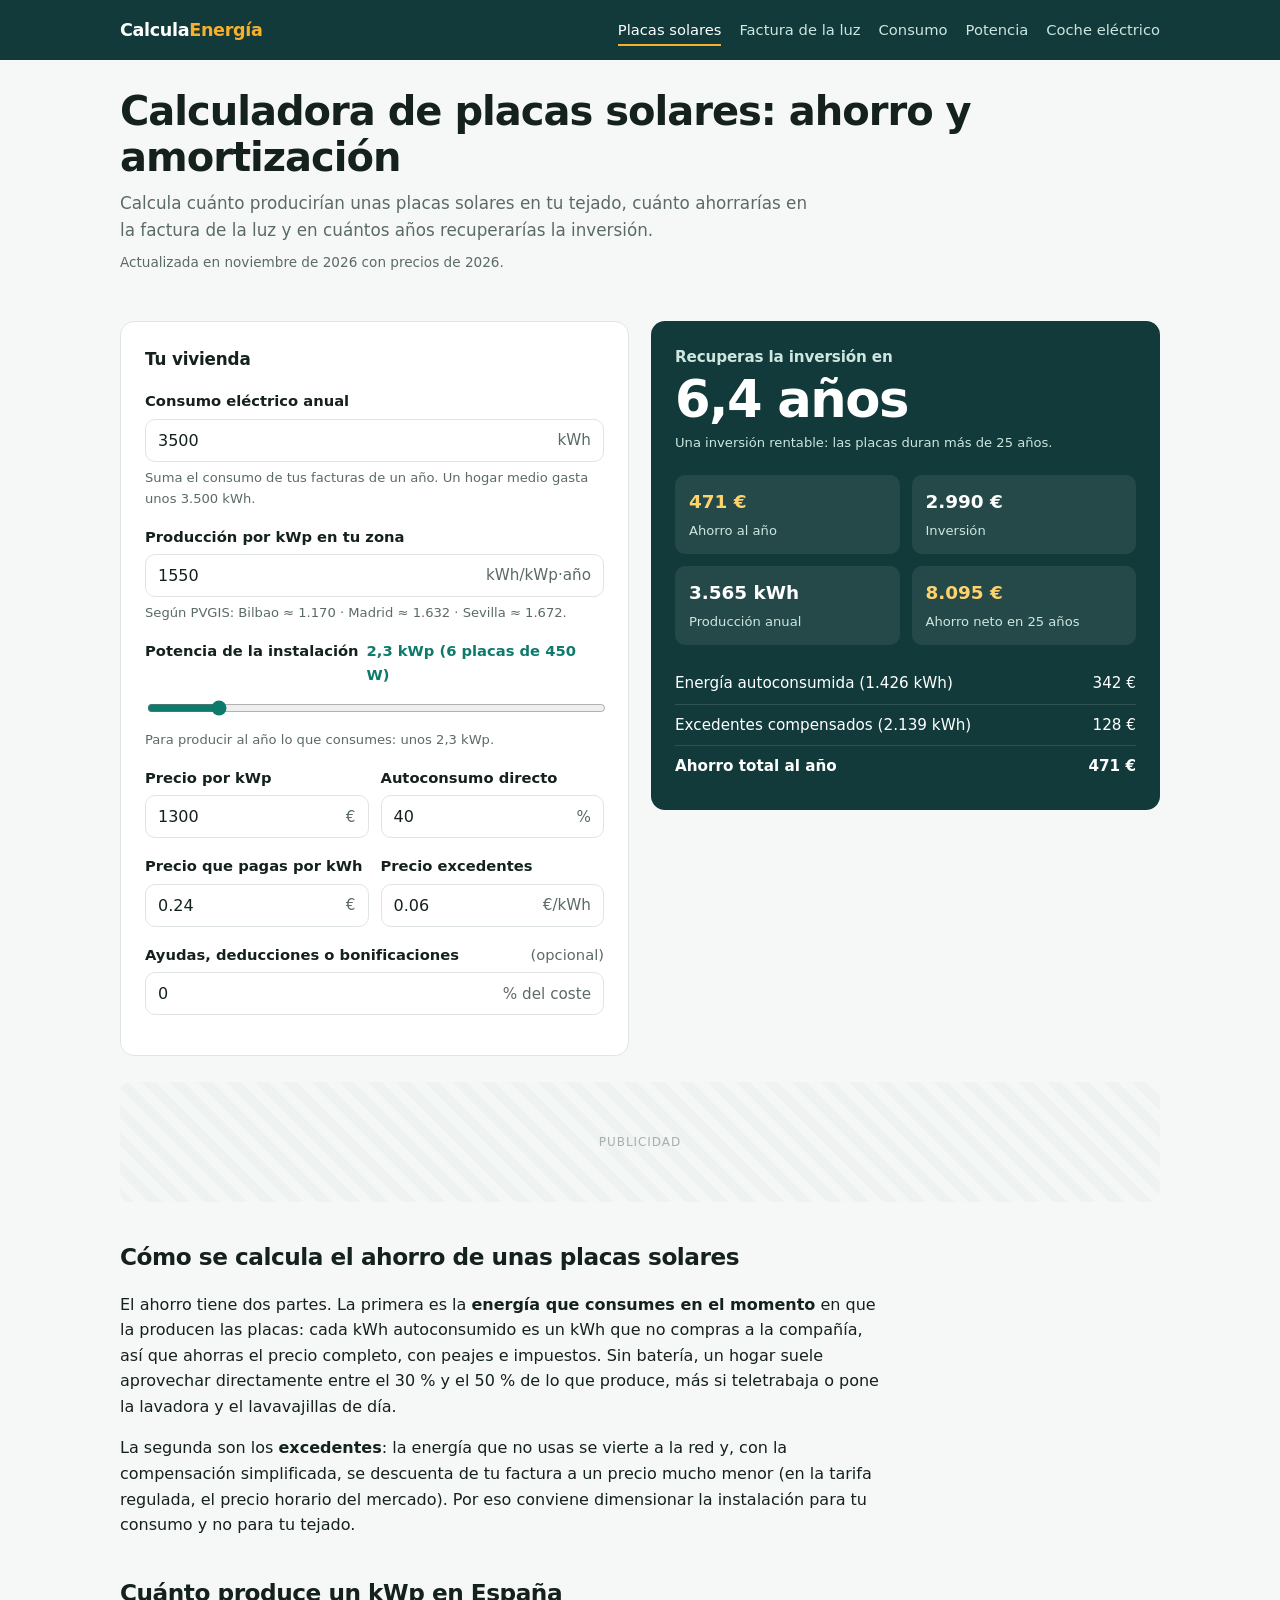
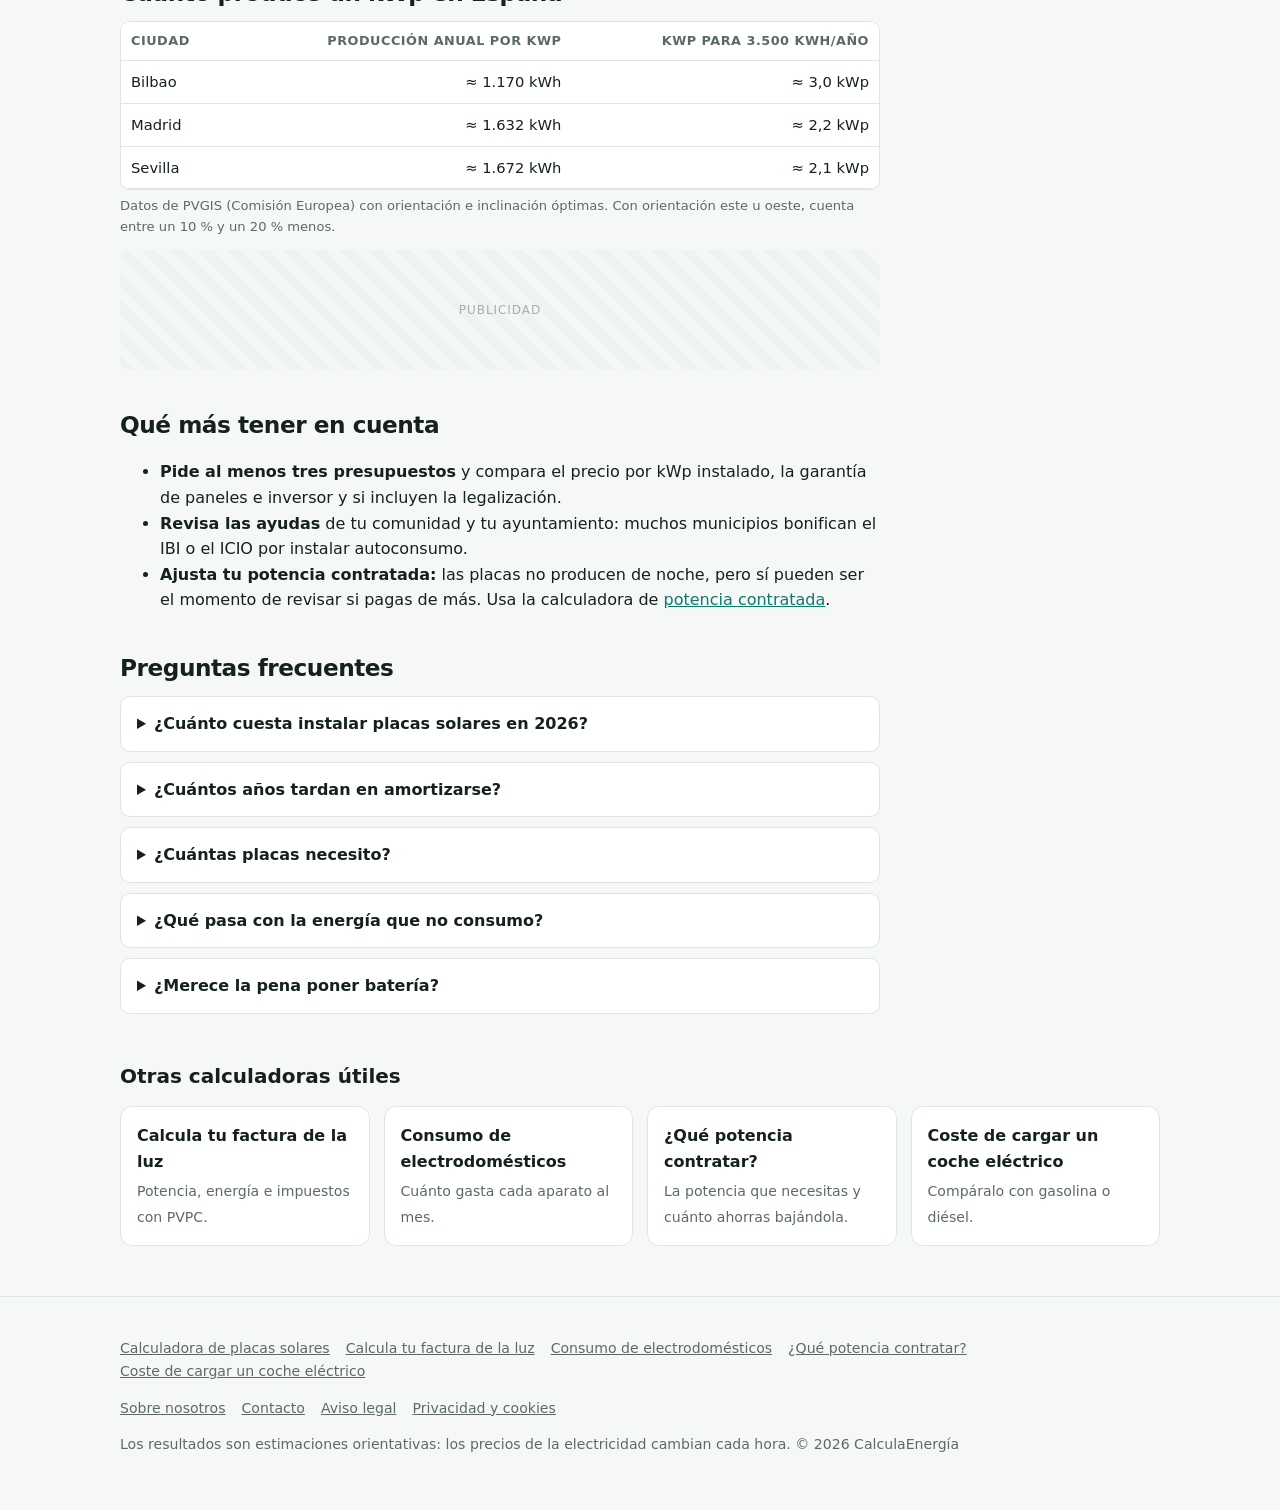
<file: index.html>
<!DOCTYPE html>
<html lang="es-ES">
<head>
<meta charset="UTF-8">
<meta name="viewport" content="width=device-width, initial-scale=1">
<title>Calculadora de placas solares 2026: ahorro y amortización</title>
<meta name="description" content="Calcula cuánto ahorrarías con placas solares, cuántas necesitas y en cuántos años se amortizan, con precios de 2026 y la producción de tu zona.">
<meta name="robots" content="index, follow">
<link rel="canonical" href="https://calculaenergia.github.io/">
<link rel="icon" href="favicon.svg" type="image/svg+xml">
<link rel="apple-touch-icon" href="apple-touch-icon.png">
<meta name="theme-color" content="#123a3a">
<meta property="og:type" content="website">
<meta property="og:locale" content="es_ES">
<meta property="og:site_name" content="CalculaEnergía">
<meta property="og:title" content="Calculadora de placas solares 2026: ahorro y amortización">
<meta property="og:description" content="Calcula cuánto ahorrarías con placas solares, cuántas necesitas y en cuántos años se amortizan, con precios de 2026 y la producción de tu zona.">
<meta property="og:url" content="https://calculaenergia.github.io/">
<meta property="og:image" content="https://calculaenergia.github.io/og.png">
<meta property="og:image:width" content="1200">
<meta property="og:image:height" content="630">
<meta name="twitter:card" content="summary_large_image">
<link rel="stylesheet" href="styles.css">
<!--
  GOOGLE ADSENSE: cuando te aprueben, descomenta y pon tu ID de editor (ca-pub-...).
  En España es obligatorio un banner de consentimiento certificado (AdSense > Privacidad y mensajes > RGPD).
  <script async src="https://pagead2.googlesyndication.com/pagead/js/adsbygoogle.js?client=ca-pub-XXXXXXXXXXXXXXXX" crossorigin="anonymous"></script>
-->
<script type="application/ld+json">
{
 "@context": "https://schema.org",
 "@type": "WebApplication",
 "name": "Calculadora de placas solares",
 "url": "https://calculaenergia.github.io/",
 "description": "Ahorro y amortización de placas solares.",
 "applicationCategory": "UtilitiesApplication",
 "operatingSystem": "Cualquiera",
 "inLanguage": "es-ES",
 "offers": {
  "@type": "Offer",
  "price": "0",
  "priceCurrency": "EUR"
 }
}
</script>
<script type="application/ld+json">
{
 "@context": "https://schema.org",
 "@type": "FAQPage",
 "mainEntity": [
  {
   "@type": "Question",
   "name": "¿Cuánto cuesta instalar placas solares en 2026?",
   "acceptedAnswer": {
    "@type": "Answer",
    "text": "Una instalación de autoconsumo llave en mano para una vivienda cuesta aproximadamente entre 1.000 y 1.500 € por kWp. Una instalación típica de 3 a 5 kWp sin batería sale por entre 3.000 y 7.500 €."
   }
  },
  {
   "@type": "Question",
   "name": "¿Cuántos años tardan en amortizarse?",
   "acceptedAnswer": {
    "@type": "Answer",
    "text": "Normalmente entre 5 y 8 años en el sur y el centro de España, y algo más en el norte, donde la producción por kWp es menor. Influye sobre todo cuánta de la energía producida consumes directamente."
   }
  },
  {
   "@type": "Question",
   "name": "¿Cuántas placas necesito?",
   "acceptedAnswer": {
    "@type": "Answer",
    "text": "Un hogar medio consume unos 3.500 kWh al año. En Madrid, donde cada kWp produce unos 1.632 kWh al año según PVGIS, bastarían unos 2,2 kWp (5 placas de 450 W) para producir al año lo que gastas; en Bilbao, con unos 1.170 kWh por kWp, harían falta unos 3 kWp."
   }
  },
  {
   "@type": "Question",
   "name": "¿Qué pasa con la energía que no consumo?",
   "acceptedAnswer": {
    "@type": "Answer",
    "text": "Con la compensación simplificada, los excedentes que viertes a la red se descuentan de tu factura. En la tarifa regulada se pagan al precio horario del mercado, que suele rondar entre 0,04 y 0,10 €/kWh. La compensación nunca puede superar el coste de la energía que compras en ese mes."
   }
  },
  {
   "@type": "Question",
   "name": "¿Merece la pena poner batería?",
   "acceptedAnswer": {
    "@type": "Answer",
    "text": "La batería permite usar de noche la energía del día y sube el autoconsumo, pero encarece mucho la instalación. Solo suele compensar si tu consumo nocturno es alto y los excedentes se pagan muy baratos."
   }
  }
 ]
}
</script>
<script type="application/ld+json">
{
 "@context": "https://schema.org",
 "@type": "WebSite",
 "name": "CalculaEnergía",
 "url": "https://calculaenergia.github.io/",
 "inLanguage": "es-ES"
}
</script>
</head>
<body>
<a class="skip" href="#contenido">Saltar al contenido</a>
<header class="top">
  <div class="wrap">
    <a class="logo" href="./">Calcula<span>Energía</span></a>
    <nav aria-label="Calculadoras"><a href="./" aria-current="page">Placas solares</a><a href="factura-luz.html">Factura de la luz</a><a href="consumo-electrodomesticos.html">Consumo</a><a href="potencia-contratada.html">Potencia</a><a href="coste-carga-coche-electrico.html">Coche eléctrico</a></nav>
  </div>
</header>
<main class="wrap" id="contenido">

<section class="hero">
  <h1>Calculadora de placas solares: ahorro y amortización</h1>
  <p class="lead">Calcula cuánto producirían unas placas solares en tu tejado, cuánto ahorrarías en la factura de la luz y en cuántos años recuperarías la inversión.</p>
  <p class="updated">Actualizada en noviembre de 2026 con precios de 2026.</p>
</section>
<div class="grid">
  <section class="card" aria-labelledby="d">
    <h2 id="d">Tu vivienda</h2>
    <div class="field"><label for="con">Consumo eléctrico anual</label><div class="inbox"><input id="con" type="number" inputmode="numeric" min="0" step="100" value="3500"><span>kWh</span></div>
      <div class="hint">Suma el consumo de tus facturas de un año. Un hogar medio gasta unos 3.500 kWh.</div></div>
    <div class="field"><label for="pk">Producción por kWp en tu zona</label><div class="inbox"><input id="pk" type="number" inputmode="numeric" min="500" step="10" value="1550"><span>kWh/kWp·año</span></div>
      <div class="hint">Según PVGIS: Bilbao ≈ 1.170 · Madrid ≈ 1.632 · Sevilla ≈ 1.672.</div></div>
    <div class="field"><label for="kwp">Potencia de la instalación <output id="kwpO"></output></label><input id="kwp" type="range" min="1" max="10" step="0.1" value="3">
      <div class="hint" id="sug"></div></div>
    <div class="row2">
      <div class="field"><label for="cost">Precio por kWp</label><div class="inbox"><input id="cost" type="number" inputmode="numeric" step="50" value="1300"><span>€</span></div></div>
      <div class="field"><label for="aut">Autoconsumo directo</label><div class="inbox"><input id="aut" type="number" inputmode="numeric" min="0" max="100" value="40"><span>%</span></div></div>
    </div>
    <div class="row2">
      <div class="field"><label for="pl">Precio que pagas por kWh</label><div class="inbox"><input id="pl" type="number" inputmode="decimal" step="0.01" value="0.24"><span>€</span></div></div>
      <div class="field"><label for="pe">Precio excedentes</label><div class="inbox"><input id="pe" type="number" inputmode="decimal" step="0.01" value="0.06"><span>€/kWh</span></div></div>
    </div>
    <div class="field"><label for="ayu">Ayudas, deducciones o bonificaciones <span class="opt">(opcional)</span></label><div class="inbox"><input id="ayu" type="number" inputmode="numeric" min="0" max="100" value="0"><span>% del coste</span></div></div>
  </section>
  <section class="card result" aria-live="polite">
    <h2>Recuperas la inversión en</h2>
    <div class="big" id="pay">—</div>
    <div class="hint" id="payT"></div>
    <div class="stats">
      <div class="stat good"><b id="aho">—</b><span>Ahorro al año</span></div>
      <div class="stat"><b id="inv">—</b><span>Inversión</span></div>
      <div class="stat"><b id="prod">—</b><span>Producción anual</span></div>
      <div class="stat good"><b id="a25">—</b><span>Ahorro neto en 25 años</span></div>
    </div>
    <ul class="lines" id="lines"></ul>
  </section>
</div>
<div class="ad-slot" aria-hidden="true">Publicidad</div>
<article>
  <h2>Cómo se calcula el ahorro de unas placas solares</h2>
  <p>El ahorro tiene dos partes. La primera es la <strong>energía que consumes en el momento</strong> en que la producen las placas: cada kWh autoconsumido es un kWh que no compras a la compañía, así que ahorras el precio completo, con peajes e impuestos. Sin batería, un hogar suele aprovechar directamente entre el 30 % y el 50 % de lo que produce, más si teletrabaja o pone la lavadora y el lavavajillas de día.</p>
  <p>La segunda son los <strong>excedentes</strong>: la energía que no usas se vierte a la red y, con la compensación simplificada, se descuenta de tu factura a un precio mucho menor (en la tarifa regulada, el precio horario del mercado). Por eso conviene dimensionar la instalación para tu consumo y no para tu tejado.</p>
  <h2>Cuánto produce un kWp en España</h2>
  <div class="tablebox free"><table><thead><tr><th>Ciudad</th><th>Producción anual por kWp</th><th>kWp para 3.500 kWh/año</th></tr></thead><tbody>
    <tr><td>Bilbao</td><td>≈ 1.170 kWh</td><td>≈ 3,0 kWp</td></tr>
    <tr><td>Madrid</td><td>≈ 1.632 kWh</td><td>≈ 2,2 kWp</td></tr>
    <tr><td>Sevilla</td><td>≈ 1.672 kWh</td><td>≈ 2,1 kWp</td></tr>
  </tbody></table></div>
  <p class="hint">Datos de PVGIS (Comisión Europea) con orientación e inclinación óptimas. Con orientación este u oeste, cuenta entre un 10 % y un 20 % menos.</p>
  <div class="ad-slot" aria-hidden="true">Publicidad</div>
  <h2>Qué más tener en cuenta</h2>
  <ul>
    <li><strong>Pide al menos tres presupuestos</strong> y compara el precio por kWp instalado, la garantía de paneles e inversor y si incluyen la legalización.</li>
    <li><strong>Revisa las ayudas</strong> de tu comunidad y tu ayuntamiento: muchos municipios bonifican el IBI o el ICIO por instalar autoconsumo.</li>
    <li><strong>Ajusta tu potencia contratada:</strong> las placas no producen de noche, pero sí pueden ser el momento de revisar si pagas de más. Usa la calculadora de <a href="potencia-contratada.html">potencia contratada</a>.</li>
  </ul>
  <h2>Preguntas frecuentes</h2>
  <details><summary>¿Cuánto cuesta instalar placas solares en 2026?</summary><p>Una instalación de autoconsumo llave en mano para una vivienda cuesta aproximadamente entre 1.000 y 1.500 € por kWp. Una instalación típica de 3 a 5 kWp sin batería sale por entre 3.000 y 7.500 €.</p></details>
<details><summary>¿Cuántos años tardan en amortizarse?</summary><p>Normalmente entre 5 y 8 años en el sur y el centro de España, y algo más en el norte, donde la producción por kWp es menor. Influye sobre todo cuánta de la energía producida consumes directamente.</p></details>
<details><summary>¿Cuántas placas necesito?</summary><p>Un hogar medio consume unos 3.500 kWh al año. En Madrid, donde cada kWp produce unos 1.632 kWh al año según PVGIS, bastarían unos 2,2 kWp (5 placas de 450 W) para producir al año lo que gastas; en Bilbao, con unos 1.170 kWh por kWp, harían falta unos 3 kWp.</p></details>
<details><summary>¿Qué pasa con la energía que no consumo?</summary><p>Con la compensación simplificada, los excedentes que viertes a la red se descuentan de tu factura. En la tarifa regulada se pagan al precio horario del mercado, que suele rondar entre 0,04 y 0,10 €/kWh. La compensación nunca puede superar el coste de la energía que compras en ese mes.</p></details>
<details><summary>¿Merece la pena poner batería?</summary><p>La batería permite usar de noche la energía del día y sube el autoconsumo, pero encarece mucho la instalación. Solo suele compensar si tu consumo nocturno es alto y los excedentes se pagan muy baratos.</p></details>
</article>
<section class="related" aria-labelledby="rel"><h2 id="rel">Otras calculadoras útiles</h2><div class="tools"><a href="factura-luz.html"><b>Calcula tu factura de la luz</b><span>Potencia, energía e impuestos con PVPC.</span></a><a href="consumo-electrodomesticos.html"><b>Consumo de electrodomésticos</b><span>Cuánto gasta cada aparato al mes.</span></a><a href="potencia-contratada.html"><b>¿Qué potencia contratar?</b><span>La potencia que necesitas y cuánto ahorras bajándola.</span></a><a href="coste-carga-coche-electrico.html"><b>Coste de cargar un coche eléctrico</b><span>Compáralo con gasolina o diésel.</span></a></div></section>
<script>
(function(){
const $ = id => document.getElementById(id);
const eur = new Intl.NumberFormat('es-ES',{style:'currency',currency:'EUR',maximumFractionDigits:0,useGrouping:'always'});
const eur2 = new Intl.NumberFormat('es-ES',{style:'currency',currency:'EUR',minimumFractionDigits:2,maximumFractionDigits:2,useGrouping:'always'});
const fmt = (n,d=0) => n.toLocaleString('es-ES',{maximumFractionDigits:d,minimumFractionDigits:0,useGrouping:'always'});
const num = id => { const v = parseFloat(String($(id).value).replace(',','.')); return isFinite(v) ? v : 0; };
let touched=false;
function calc(){
  const con=num('con'), pk=num('pk'), cost=num('cost'), aut=num('aut')/100, pl=num('pl'), pe=num('pe'), ayu=num('ayu')/100;
  const sug=Math.max(1, Math.round(con/pk*10)/10);
  if(!touched) $('kwp').value=sug;
  const kwp=+$('kwp').value; $('kwpO').textContent=fmt(kwp,1)+' kWp ('+Math.ceil(kwp/0.45)+' placas de 450 W)';
  $('sug').textContent='Para producir al año lo que consumes: unos '+fmt(sug,1)+' kWp.';
  const prod=kwp*pk, auto=Math.min(prod*aut, con), exc=prod-auto;
  const sAuto=auto*pl, sExc=Math.min(exc*pe, (con-auto)*pl*0.6), S=sAuto+sExc, C=kwp*cost*(1-ayu);
  $('prod').textContent=fmt(prod)+' kWh'; $('inv').textContent=eur.format(C); $('aho').textContent=eur.format(S);
  const pay = S>0 ? C/S : Infinity;
  $('pay').textContent = isFinite(pay) ? fmt(pay,1)+' años' : '—';
  $('payT').textContent = pay<=8 ? 'Una inversión rentable: las placas duran más de 25 años.' : pay<=12 ? 'Rentable, aunque a largo plazo. Prueba a ajustar la potencia.' : 'Poco rentable con estos datos: revisa el tamaño o el autoconsumo.';
  let tot=0; for(let y=0;y<25;y++) tot+=S*Math.pow(0.995,y);
  $('a25').textContent=eur.format(tot-C);
  $('lines').innerHTML=[['Energía autoconsumida ('+fmt(auto)+' kWh)',sAuto],['Excedentes compensados ('+fmt(exc)+' kWh)',sExc],['Ahorro total al año',S]].map(([a,b])=>`<li><span>${a}</span><span>${eur.format(b)}</span></li>`).join('');
}
$('kwp').addEventListener('input',()=>{touched=true;});
document.querySelectorAll('input').forEach(e=>e.addEventListener('input',calc)); calc();
})();
</script>
</main>
<footer>
  <div class="wrap">
    <p><a href="./">Calculadora de placas solares</a><a href="factura-luz.html">Calcula tu factura de la luz</a><a href="consumo-electrodomesticos.html">Consumo de electrodomésticos</a><a href="potencia-contratada.html">¿Qué potencia contratar?</a><a href="coste-carga-coche-electrico.html">Coste de cargar un coche eléctrico</a></p>
    <p><a href="sobre-nosotros.html">Sobre nosotros</a><a href="contacto.html">Contacto</a><a href="aviso-legal.html">Aviso legal</a><a href="privacidad.html">Privacidad y cookies</a></p>
    <p>Los resultados son estimaciones orientativas: los precios de la electricidad cambian cada hora. © 2026 CalculaEnergía</p>
  </div>
</footer>
</body>
</html>
</file>
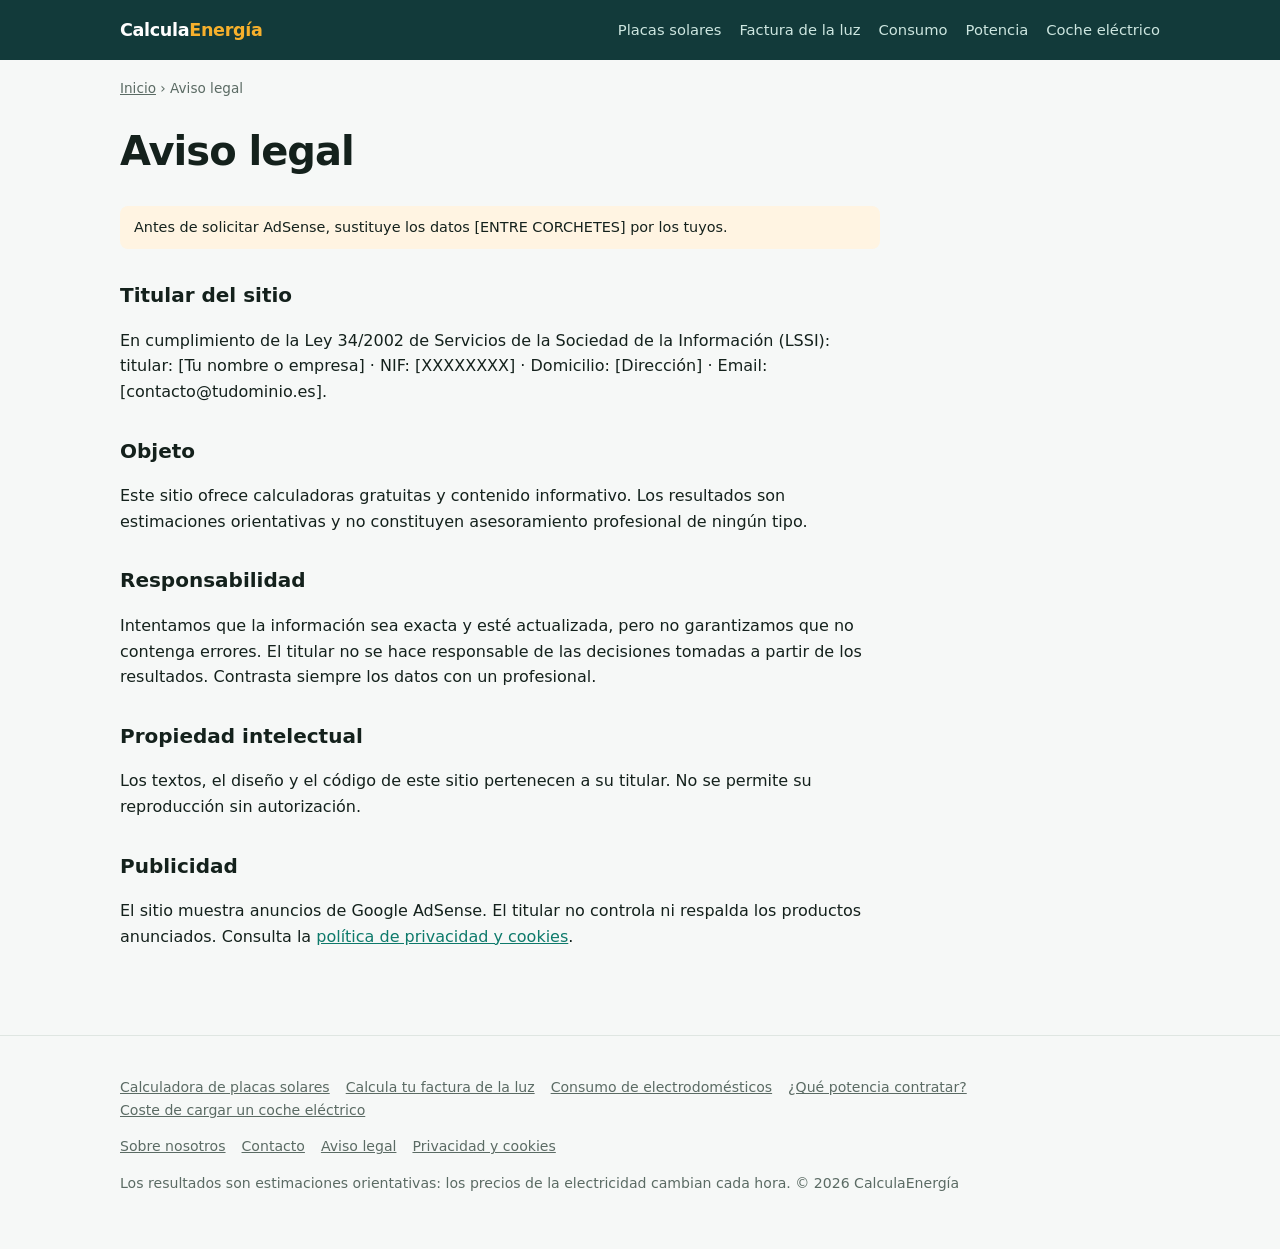
<file: aviso-legal.html>
<!DOCTYPE html>
<html lang="es-ES">
<head>
<meta charset="UTF-8">
<meta name="viewport" content="width=device-width, initial-scale=1">
<title>Aviso legal — CalculaEnergía</title>
<meta name="description" content="Aviso legal e información del titular de CalculaEnergía.">
<meta name="robots" content="index, follow">
<link rel="canonical" href="https://calculaenergia.github.io/aviso-legal.html">
<link rel="icon" href="favicon.svg" type="image/svg+xml">
<link rel="apple-touch-icon" href="apple-touch-icon.png">
<meta name="theme-color" content="#123a3a">
<meta property="og:type" content="website">
<meta property="og:locale" content="es_ES">
<meta property="og:site_name" content="CalculaEnergía">
<meta property="og:title" content="Aviso legal — CalculaEnergía">
<meta property="og:description" content="Aviso legal e información del titular de CalculaEnergía.">
<meta property="og:url" content="https://calculaenergia.github.io/aviso-legal.html">
<meta property="og:image" content="https://calculaenergia.github.io/og.png">
<meta property="og:image:width" content="1200">
<meta property="og:image:height" content="630">
<meta name="twitter:card" content="summary_large_image">
<link rel="stylesheet" href="styles.css">
<!--
  GOOGLE ADSENSE: cuando te aprueben, descomenta y pon tu ID de editor (ca-pub-...).
  En España es obligatorio un banner de consentimiento certificado (AdSense > Privacidad y mensajes > RGPD).
  <script async src="https://pagead2.googlesyndication.com/pagead/js/adsbygoogle.js?client=ca-pub-XXXXXXXXXXXXXXXX" crossorigin="anonymous"></script>
-->

<script type="application/ld+json">
{
 "@context": "https://schema.org",
 "@type": "BreadcrumbList",
 "itemListElement": [
  {
   "@type": "ListItem",
   "position": 1,
   "name": "Inicio",
   "item": "https://calculaenergia.github.io/"
  },
  {
   "@type": "ListItem",
   "position": 2,
   "name": "Aviso legal",
   "item": "https://calculaenergia.github.io/aviso-legal.html"
  }
 ]
}
</script>
</head>
<body>
<a class="skip" href="#contenido">Saltar al contenido</a>
<header class="top">
  <div class="wrap">
    <a class="logo" href="./">Calcula<span>Energía</span></a>
    <nav aria-label="Calculadoras"><a href="./">Placas solares</a><a href="factura-luz.html">Factura de la luz</a><a href="consumo-electrodomesticos.html">Consumo</a><a href="potencia-contratada.html">Potencia</a><a href="coste-carga-coche-electrico.html">Coche eléctrico</a></nav>
  </div>
</header>
<main class="wrap" id="contenido">
<nav class="crumbs" aria-label="Migas de pan"><a href="./">Inicio</a> › Aviso legal</nav>
<div class="prose"><section class="hero"><h1>Aviso legal</h1></section><p class="note">Antes de solicitar AdSense, sustituye los datos [ENTRE CORCHETES] por los tuyos.</p>
<h2>Titular del sitio</h2><p>En cumplimiento de la Ley 34/2002 de Servicios de la Sociedad de la Información (LSSI): titular: [Tu nombre o empresa] · NIF: [XXXXXXXX] · Domicilio: [Dirección] · Email: [contacto@tudominio.es].</p>
<h2>Objeto</h2><p>Este sitio ofrece calculadoras gratuitas y contenido informativo. Los resultados son estimaciones orientativas y no constituyen asesoramiento profesional de ningún tipo.</p>
<h2>Responsabilidad</h2><p>Intentamos que la información sea exacta y esté actualizada, pero no garantizamos que no contenga errores. El titular no se hace responsable de las decisiones tomadas a partir de los resultados. Contrasta siempre los datos con un profesional.</p>
<h2>Propiedad intelectual</h2><p>Los textos, el diseño y el código de este sitio pertenecen a su titular. No se permite su reproducción sin autorización.</p>
<h2>Publicidad</h2><p>El sitio muestra anuncios de Google AdSense. El titular no controla ni respalda los productos anunciados. Consulta la <a href="privacidad.html">política de privacidad y cookies</a>.</p></div>
</main>
<footer>
  <div class="wrap">
    <p><a href="./">Calculadora de placas solares</a><a href="factura-luz.html">Calcula tu factura de la luz</a><a href="consumo-electrodomesticos.html">Consumo de electrodomésticos</a><a href="potencia-contratada.html">¿Qué potencia contratar?</a><a href="coste-carga-coche-electrico.html">Coste de cargar un coche eléctrico</a></p>
    <p><a href="sobre-nosotros.html">Sobre nosotros</a><a href="contacto.html">Contacto</a><a href="aviso-legal.html">Aviso legal</a><a href="privacidad.html">Privacidad y cookies</a></p>
    <p>Los resultados son estimaciones orientativas: los precios de la electricidad cambian cada hora. © 2026 CalculaEnergía</p>
  </div>
</footer>
</body>
</html>
</file>
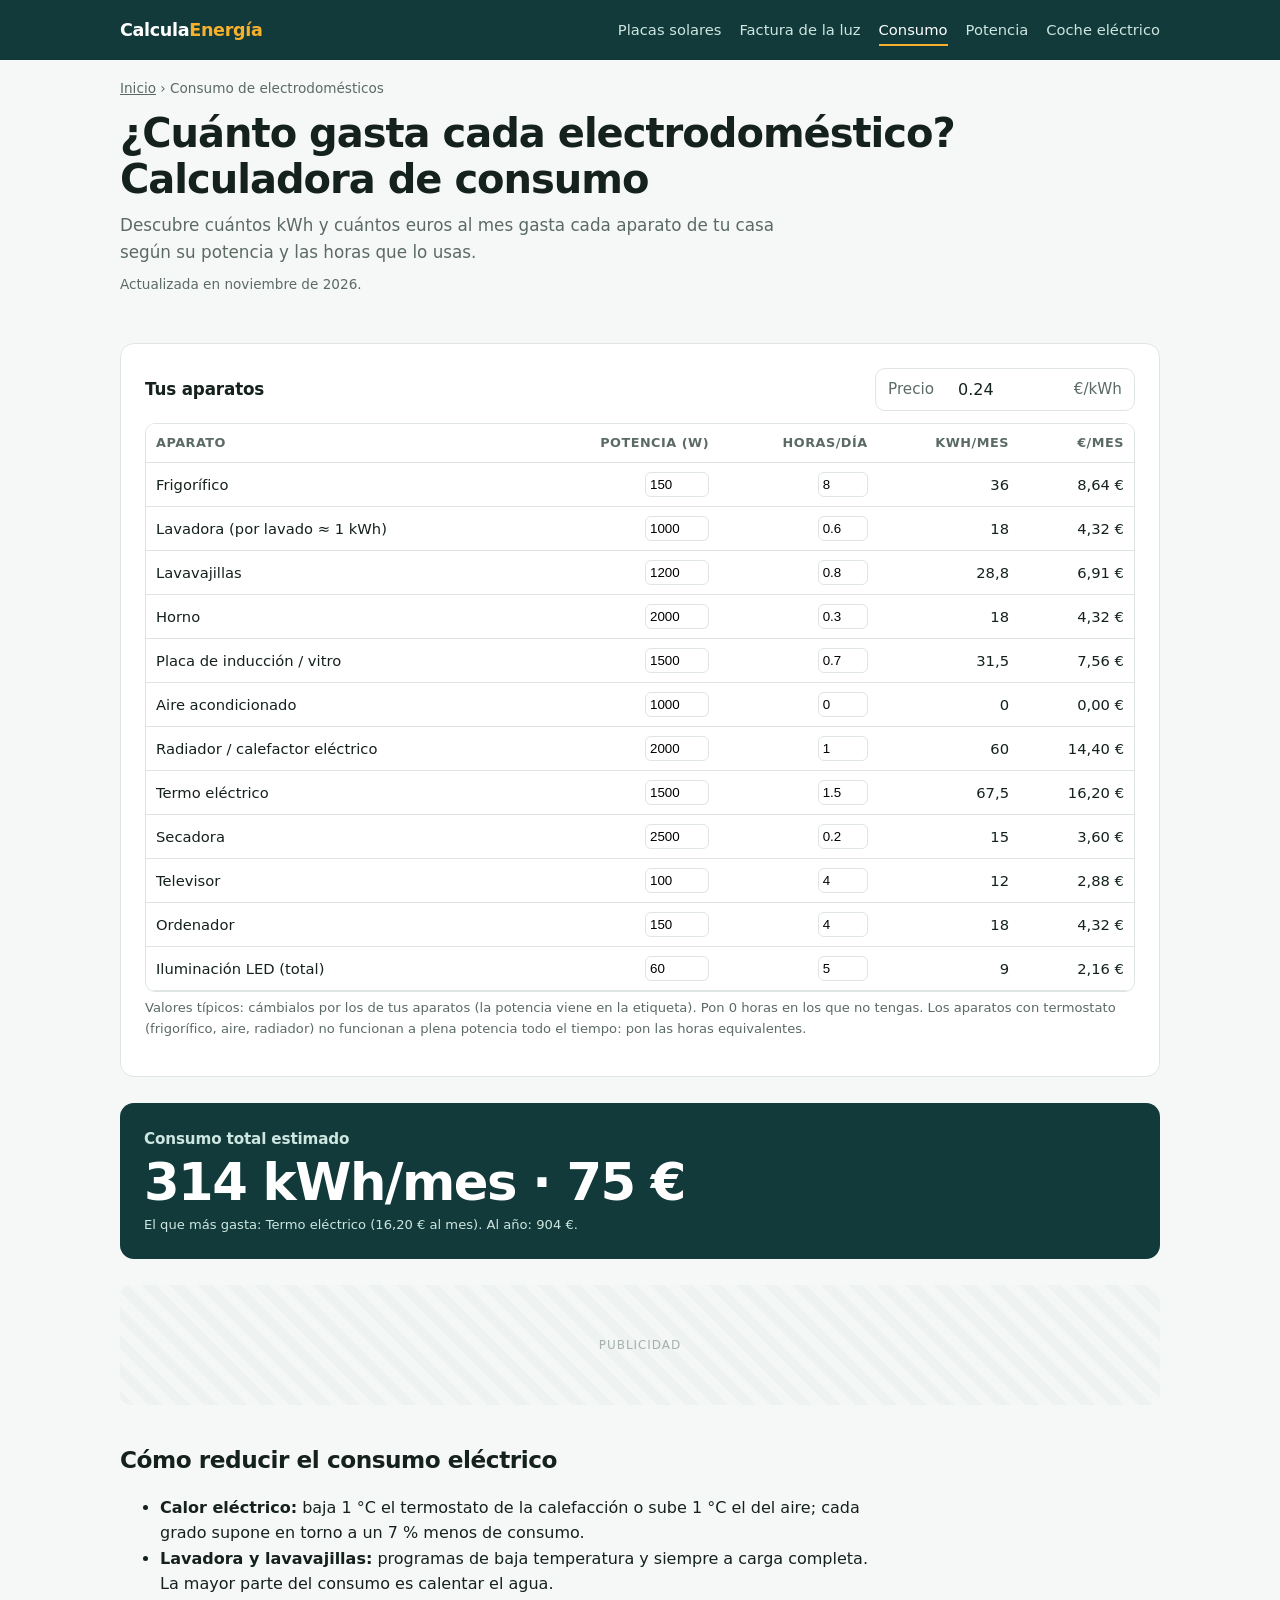
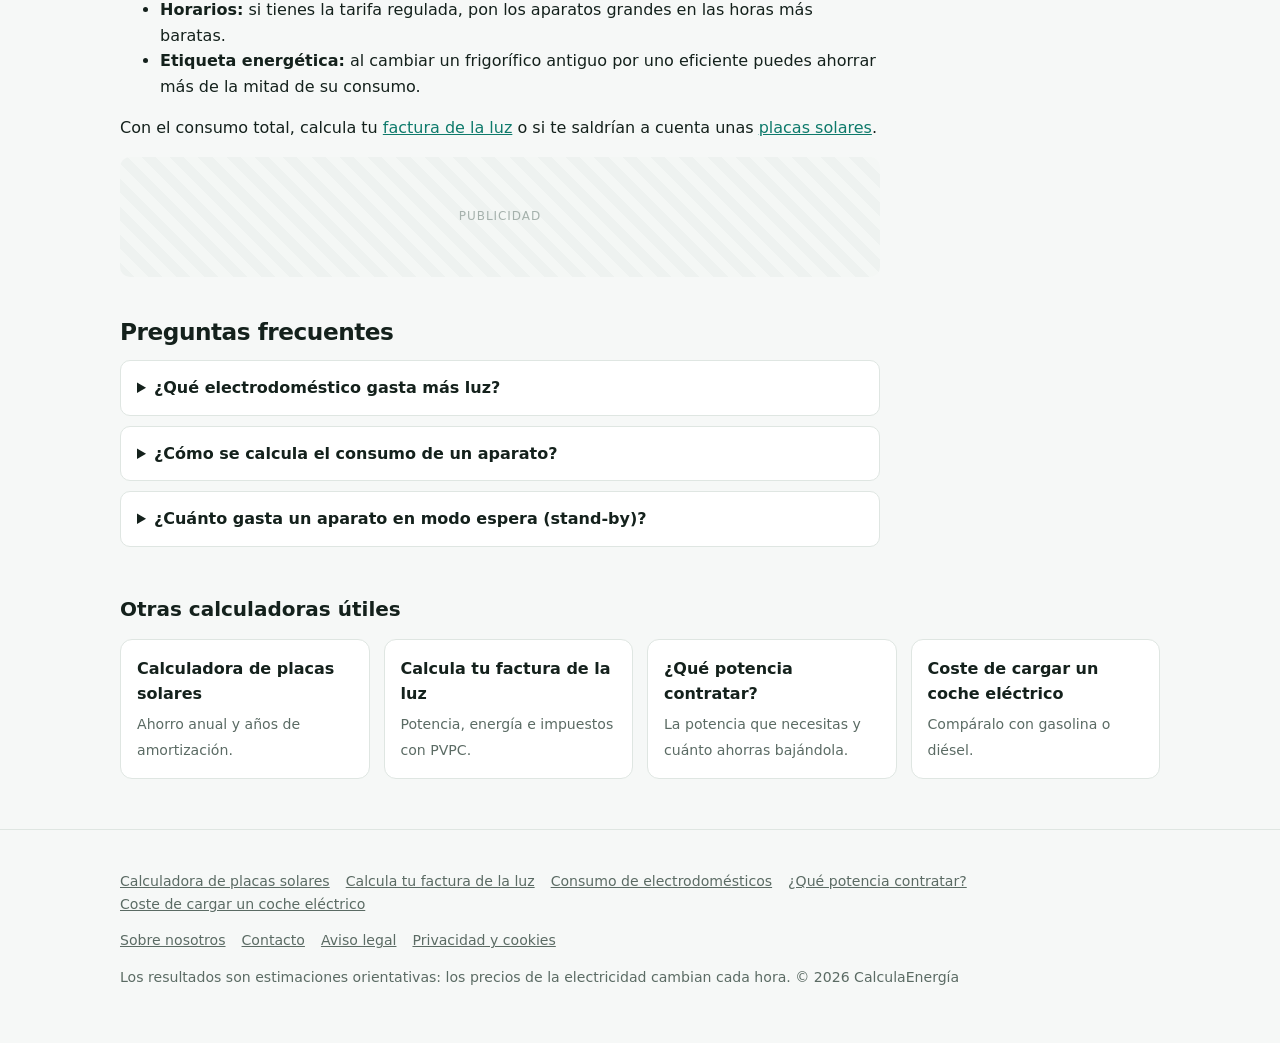
<file: consumo-electrodomesticos.html>
<!DOCTYPE html>
<html lang="es-ES">
<head>
<meta charset="UTF-8">
<meta name="viewport" content="width=device-width, initial-scale=1">
<title>Consumo de electrodomésticos: cuánto gasta cada uno</title>
<meta name="description" content="Calcula cuántos kWh y cuántos euros al mes gasta cada electrodoméstico de tu casa: frigorífico, lavadora, aire acondicionado, horno, termo y más.">
<meta name="robots" content="index, follow">
<link rel="canonical" href="https://calculaenergia.github.io/consumo-electrodomesticos.html">
<link rel="icon" href="favicon.svg" type="image/svg+xml">
<link rel="apple-touch-icon" href="apple-touch-icon.png">
<meta name="theme-color" content="#123a3a">
<meta property="og:type" content="website">
<meta property="og:locale" content="es_ES">
<meta property="og:site_name" content="CalculaEnergía">
<meta property="og:title" content="Consumo de electrodomésticos: cuánto gasta cada uno">
<meta property="og:description" content="Calcula cuántos kWh y cuántos euros al mes gasta cada electrodoméstico de tu casa: frigorífico, lavadora, aire acondicionado, horno, termo y más.">
<meta property="og:url" content="https://calculaenergia.github.io/consumo-electrodomesticos.html">
<meta property="og:image" content="https://calculaenergia.github.io/og.png">
<meta property="og:image:width" content="1200">
<meta property="og:image:height" content="630">
<meta name="twitter:card" content="summary_large_image">
<link rel="stylesheet" href="styles.css">
<!--
  GOOGLE ADSENSE: cuando te aprueben, descomenta y pon tu ID de editor (ca-pub-...).
  En España es obligatorio un banner de consentimiento certificado (AdSense > Privacidad y mensajes > RGPD).
  <script async src="https://pagead2.googlesyndication.com/pagead/js/adsbygoogle.js?client=ca-pub-XXXXXXXXXXXXXXXX" crossorigin="anonymous"></script>
-->
<script type="application/ld+json">
{
 "@context": "https://schema.org",
 "@type": "WebApplication",
 "name": "Calculadora de consumo de electrodomésticos",
 "url": "https://calculaenergia.github.io/consumo-electrodomesticos.html",
 "description": "Consumo eléctrico por aparato.",
 "applicationCategory": "UtilitiesApplication",
 "operatingSystem": "Cualquiera",
 "inLanguage": "es-ES",
 "offers": {
  "@type": "Offer",
  "price": "0",
  "priceCurrency": "EUR"
 }
}
</script>
<script type="application/ld+json">
{
 "@context": "https://schema.org",
 "@type": "FAQPage",
 "mainEntity": [
  {
   "@type": "Question",
   "name": "¿Qué electrodoméstico gasta más luz?",
   "acceptedAnswer": {
    "@type": "Answer",
    "text": "Los que producen calor: radiadores eléctricos, termos, aire acondicionado, horno, secadora y placa de cocina. El frigorífico gasta poco por hora, pero al estar siempre encendido suma bastante a lo largo del mes."
   }
  },
  {
   "@type": "Question",
   "name": "¿Cómo se calcula el consumo de un aparato?",
   "acceptedAnswer": {
    "@type": "Answer",
    "text": "Multiplica su potencia en kW por las horas de uso. Un aparato de 2.000 W (2 kW) encendido 1 hora consume 2 kWh. Multiplicado por el precio del kWh, obtienes lo que cuesta."
   }
  },
  {
   "@type": "Question",
   "name": "¿Cuánto gasta un aparato en modo espera (stand-by)?",
   "acceptedAnswer": {
    "@type": "Answer",
    "text": "Entre 1 y 5 W por aparato. Parece poco, pero con 10 aparatos en espera todo el día son unos 25–35 kWh al mes."
   }
  }
 ]
}
</script>
<script type="application/ld+json">
{
 "@context": "https://schema.org",
 "@type": "BreadcrumbList",
 "itemListElement": [
  {
   "@type": "ListItem",
   "position": 1,
   "name": "Inicio",
   "item": "https://calculaenergia.github.io/"
  },
  {
   "@type": "ListItem",
   "position": 2,
   "name": "Consumo de electrodomésticos",
   "item": "https://calculaenergia.github.io/consumo-electrodomesticos.html"
  }
 ]
}
</script>
</head>
<body>
<a class="skip" href="#contenido">Saltar al contenido</a>
<header class="top">
  <div class="wrap">
    <a class="logo" href="./">Calcula<span>Energía</span></a>
    <nav aria-label="Calculadoras"><a href="./">Placas solares</a><a href="factura-luz.html">Factura de la luz</a><a href="consumo-electrodomesticos.html" aria-current="page">Consumo</a><a href="potencia-contratada.html">Potencia</a><a href="coste-carga-coche-electrico.html">Coche eléctrico</a></nav>
  </div>
</header>
<main class="wrap" id="contenido">
<nav class="crumbs" aria-label="Migas de pan"><a href="./">Inicio</a> › Consumo de electrodomésticos</nav>
<section class="hero">
  <h1>¿Cuánto gasta cada electrodoméstico? Calculadora de consumo</h1>
  <p class="lead">Descubre cuántos kWh y cuántos euros al mes gasta cada aparato de tu casa según su potencia y las horas que lo usas.</p>
  <p class="updated">Actualizada en noviembre de 2026.</p>
</section>
<div class="grid">
  <section class="card" style="grid-column:1/-1" aria-labelledby="d">
    <div class="tbl-head"><h2 id="d">Tus aparatos</h2>
      <div class="inbox" style="max-width:260px"><span>Precio</span><input id="pl" type="number" inputmode="decimal" step="0.01" value="0.24" aria-label="Precio del kWh"><span>€/kWh</span></div></div>
    <div class="tablebox free"><table><thead><tr><th>Aparato</th><th>Potencia (W)</th><th>Horas/día</th><th>kWh/mes</th><th>€/mes</th></tr></thead><tbody id="tb"><tr><td>Frigorífico</td><td><input class="w" type="number" min="0" step="10" value="150" aria-label="Potencia Frigorífico" style="width:64px;padding:4px;border:1px solid var(--line);border-radius:6px"></td><td><input class="h" type="number" min="0" max="24" step="0.1" value="8" aria-label="Horas al día Frigorífico" style="width:50px;padding:4px;border:1px solid var(--line);border-radius:6px"></td><td class="k">—</td><td class="e">—</td></tr><tr><td>Lavadora (por lavado ≈ 1 kWh)</td><td><input class="w" type="number" min="0" step="10" value="1000" aria-label="Potencia Lavadora (por lavado ≈ 1 kWh)" style="width:64px;padding:4px;border:1px solid var(--line);border-radius:6px"></td><td><input class="h" type="number" min="0" max="24" step="0.1" value="0.6" aria-label="Horas al día Lavadora (por lavado ≈ 1 kWh)" style="width:50px;padding:4px;border:1px solid var(--line);border-radius:6px"></td><td class="k">—</td><td class="e">—</td></tr><tr><td>Lavavajillas</td><td><input class="w" type="number" min="0" step="10" value="1200" aria-label="Potencia Lavavajillas" style="width:64px;padding:4px;border:1px solid var(--line);border-radius:6px"></td><td><input class="h" type="number" min="0" max="24" step="0.1" value="0.8" aria-label="Horas al día Lavavajillas" style="width:50px;padding:4px;border:1px solid var(--line);border-radius:6px"></td><td class="k">—</td><td class="e">—</td></tr><tr><td>Horno</td><td><input class="w" type="number" min="0" step="10" value="2000" aria-label="Potencia Horno" style="width:64px;padding:4px;border:1px solid var(--line);border-radius:6px"></td><td><input class="h" type="number" min="0" max="24" step="0.1" value="0.3" aria-label="Horas al día Horno" style="width:50px;padding:4px;border:1px solid var(--line);border-radius:6px"></td><td class="k">—</td><td class="e">—</td></tr><tr><td>Placa de inducción / vitro</td><td><input class="w" type="number" min="0" step="10" value="1500" aria-label="Potencia Placa de inducción / vitro" style="width:64px;padding:4px;border:1px solid var(--line);border-radius:6px"></td><td><input class="h" type="number" min="0" max="24" step="0.1" value="0.7" aria-label="Horas al día Placa de inducción / vitro" style="width:50px;padding:4px;border:1px solid var(--line);border-radius:6px"></td><td class="k">—</td><td class="e">—</td></tr><tr><td>Aire acondicionado</td><td><input class="w" type="number" min="0" step="10" value="1000" aria-label="Potencia Aire acondicionado" style="width:64px;padding:4px;border:1px solid var(--line);border-radius:6px"></td><td><input class="h" type="number" min="0" max="24" step="0.1" value="0" aria-label="Horas al día Aire acondicionado" style="width:50px;padding:4px;border:1px solid var(--line);border-radius:6px"></td><td class="k">—</td><td class="e">—</td></tr><tr><td>Radiador / calefactor eléctrico</td><td><input class="w" type="number" min="0" step="10" value="2000" aria-label="Potencia Radiador / calefactor eléctrico" style="width:64px;padding:4px;border:1px solid var(--line);border-radius:6px"></td><td><input class="h" type="number" min="0" max="24" step="0.1" value="1" aria-label="Horas al día Radiador / calefactor eléctrico" style="width:50px;padding:4px;border:1px solid var(--line);border-radius:6px"></td><td class="k">—</td><td class="e">—</td></tr><tr><td>Termo eléctrico</td><td><input class="w" type="number" min="0" step="10" value="1500" aria-label="Potencia Termo eléctrico" style="width:64px;padding:4px;border:1px solid var(--line);border-radius:6px"></td><td><input class="h" type="number" min="0" max="24" step="0.1" value="1.5" aria-label="Horas al día Termo eléctrico" style="width:50px;padding:4px;border:1px solid var(--line);border-radius:6px"></td><td class="k">—</td><td class="e">—</td></tr><tr><td>Secadora</td><td><input class="w" type="number" min="0" step="10" value="2500" aria-label="Potencia Secadora" style="width:64px;padding:4px;border:1px solid var(--line);border-radius:6px"></td><td><input class="h" type="number" min="0" max="24" step="0.1" value="0.2" aria-label="Horas al día Secadora" style="width:50px;padding:4px;border:1px solid var(--line);border-radius:6px"></td><td class="k">—</td><td class="e">—</td></tr><tr><td>Televisor</td><td><input class="w" type="number" min="0" step="10" value="100" aria-label="Potencia Televisor" style="width:64px;padding:4px;border:1px solid var(--line);border-radius:6px"></td><td><input class="h" type="number" min="0" max="24" step="0.1" value="4" aria-label="Horas al día Televisor" style="width:50px;padding:4px;border:1px solid var(--line);border-radius:6px"></td><td class="k">—</td><td class="e">—</td></tr><tr><td>Ordenador</td><td><input class="w" type="number" min="0" step="10" value="150" aria-label="Potencia Ordenador" style="width:64px;padding:4px;border:1px solid var(--line);border-radius:6px"></td><td><input class="h" type="number" min="0" max="24" step="0.1" value="4" aria-label="Horas al día Ordenador" style="width:50px;padding:4px;border:1px solid var(--line);border-radius:6px"></td><td class="k">—</td><td class="e">—</td></tr><tr><td>Iluminación LED (total)</td><td><input class="w" type="number" min="0" step="10" value="60" aria-label="Potencia Iluminación LED (total)" style="width:64px;padding:4px;border:1px solid var(--line);border-radius:6px"></td><td><input class="h" type="number" min="0" max="24" step="0.1" value="5" aria-label="Horas al día Iluminación LED (total)" style="width:50px;padding:4px;border:1px solid var(--line);border-radius:6px"></td><td class="k">—</td><td class="e">—</td></tr></tbody></table></div>
    <p class="hint">Valores típicos: cámbialos por los de tus aparatos (la potencia viene en la etiqueta). Pon 0 horas en los que no tengas. Los aparatos con termostato (frigorífico, aire, radiador) no funcionan a plena potencia todo el tiempo: pon las horas equivalentes.</p>
  </section>
</div>
<section class="card result" aria-live="polite" style="margin-bottom:26px">
  <h2>Consumo total estimado</h2>
  <div class="big" id="tot">—</div>
  <div class="hint" id="top"></div>
</section>
<div class="ad-slot" aria-hidden="true">Publicidad</div>
<article>
  <h2>Cómo reducir el consumo eléctrico</h2>
  <ul>
    <li><strong>Calor eléctrico:</strong> baja 1 °C el termostato de la calefacción o sube 1 °C el del aire; cada grado supone en torno a un 7 % menos de consumo.</li>
    <li><strong>Lavadora y lavavajillas:</strong> programas de baja temperatura y siempre a carga completa. La mayor parte del consumo es calentar el agua.</li>
    <li><strong>Horarios:</strong> si tienes la tarifa regulada, pon los aparatos grandes en las horas más baratas.</li>
    <li><strong>Etiqueta energética:</strong> al cambiar un frigorífico antiguo por uno eficiente puedes ahorrar más de la mitad de su consumo.</li>
  </ul>
  <p>Con el consumo total, calcula tu <a href="factura-luz.html">factura de la luz</a> o si te saldrían a cuenta unas <a href="./">placas solares</a>.</p>
  <div class="ad-slot" aria-hidden="true">Publicidad</div>
  <h2>Preguntas frecuentes</h2>
  <details><summary>¿Qué electrodoméstico gasta más luz?</summary><p>Los que producen calor: radiadores eléctricos, termos, aire acondicionado, horno, secadora y placa de cocina. El frigorífico gasta poco por hora, pero al estar siempre encendido suma bastante a lo largo del mes.</p></details>
<details><summary>¿Cómo se calcula el consumo de un aparato?</summary><p>Multiplica su potencia en kW por las horas de uso. Un aparato de 2.000 W (2 kW) encendido 1 hora consume 2 kWh. Multiplicado por el precio del kWh, obtienes lo que cuesta.</p></details>
<details><summary>¿Cuánto gasta un aparato en modo espera (stand-by)?</summary><p>Entre 1 y 5 W por aparato. Parece poco, pero con 10 aparatos en espera todo el día son unos 25–35 kWh al mes.</p></details>
</article>
<section class="related" aria-labelledby="rel"><h2 id="rel">Otras calculadoras útiles</h2><div class="tools"><a href="./"><b>Calculadora de placas solares</b><span>Ahorro anual y años de amortización.</span></a><a href="factura-luz.html"><b>Calcula tu factura de la luz</b><span>Potencia, energía e impuestos con PVPC.</span></a><a href="potencia-contratada.html"><b>¿Qué potencia contratar?</b><span>La potencia que necesitas y cuánto ahorras bajándola.</span></a><a href="coste-carga-coche-electrico.html"><b>Coste de cargar un coche eléctrico</b><span>Compáralo con gasolina o diésel.</span></a></div></section>
<script>
(function(){
const $ = id => document.getElementById(id);
const eur = new Intl.NumberFormat('es-ES',{style:'currency',currency:'EUR',maximumFractionDigits:0,useGrouping:'always'});
const eur2 = new Intl.NumberFormat('es-ES',{style:'currency',currency:'EUR',minimumFractionDigits:2,maximumFractionDigits:2,useGrouping:'always'});
const fmt = (n,d=0) => n.toLocaleString('es-ES',{maximumFractionDigits:d,minimumFractionDigits:0,useGrouping:'always'});
const num = id => { const v = parseFloat(String($(id).value).replace(',','.')); return isFinite(v) ? v : 0; };
function calc(){
  const p=num('pl'); let tk=0, best=['',0];
  document.querySelectorAll('#tb tr').forEach(tr=>{
    const w=parseFloat(tr.querySelector('.w').value)||0, h=parseFloat(tr.querySelector('.h').value)||0, k=w/1000*h*30;
    tr.querySelector('.k').textContent=fmt(k,1); tr.querySelector('.e').textContent=eur2.format(k*p); tk+=k;
    if(k>best[1]) best=[tr.cells[0].textContent,k];
  });
  $('tot').textContent=fmt(tk)+' kWh/mes · '+eur.format(tk*p);
  $('top').textContent= best[1] ? 'El que más gasta: '+best[0]+' ('+eur2.format(best[1]*p)+' al mes). Al año: '+eur.format(tk*p*12)+'.' : '';
}
document.querySelectorAll('input').forEach(e=>e.addEventListener('input',calc)); calc();
})();
</script>
</main>
<footer>
  <div class="wrap">
    <p><a href="./">Calculadora de placas solares</a><a href="factura-luz.html">Calcula tu factura de la luz</a><a href="consumo-electrodomesticos.html">Consumo de electrodomésticos</a><a href="potencia-contratada.html">¿Qué potencia contratar?</a><a href="coste-carga-coche-electrico.html">Coste de cargar un coche eléctrico</a></p>
    <p><a href="sobre-nosotros.html">Sobre nosotros</a><a href="contacto.html">Contacto</a><a href="aviso-legal.html">Aviso legal</a><a href="privacidad.html">Privacidad y cookies</a></p>
    <p>Los resultados son estimaciones orientativas: los precios de la electricidad cambian cada hora. © 2026 CalculaEnergía</p>
  </div>
</footer>
</body>
</html>
</file>
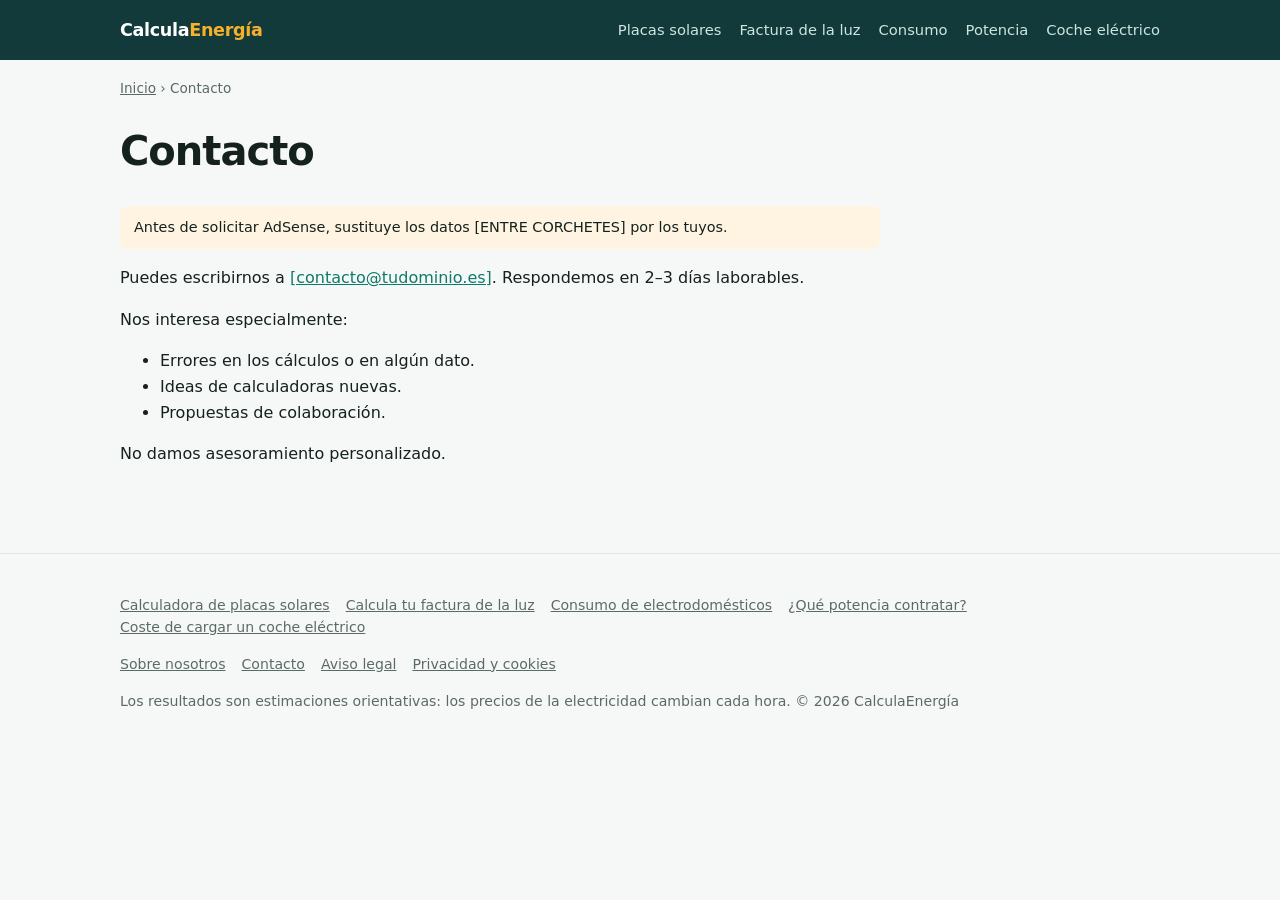
<file: contacto.html>
<!DOCTYPE html>
<html lang="es-ES">
<head>
<meta charset="UTF-8">
<meta name="viewport" content="width=device-width, initial-scale=1">
<title>Contacto — CalculaEnergía</title>
<meta name="description" content="Contacta con CalculaEnergía para sugerencias, errores o colaboraciones.">
<meta name="robots" content="index, follow">
<link rel="canonical" href="https://calculaenergia.github.io/contacto.html">
<link rel="icon" href="favicon.svg" type="image/svg+xml">
<link rel="apple-touch-icon" href="apple-touch-icon.png">
<meta name="theme-color" content="#123a3a">
<meta property="og:type" content="website">
<meta property="og:locale" content="es_ES">
<meta property="og:site_name" content="CalculaEnergía">
<meta property="og:title" content="Contacto — CalculaEnergía">
<meta property="og:description" content="Contacta con CalculaEnergía para sugerencias, errores o colaboraciones.">
<meta property="og:url" content="https://calculaenergia.github.io/contacto.html">
<meta property="og:image" content="https://calculaenergia.github.io/og.png">
<meta property="og:image:width" content="1200">
<meta property="og:image:height" content="630">
<meta name="twitter:card" content="summary_large_image">
<link rel="stylesheet" href="styles.css">
<!--
  GOOGLE ADSENSE: cuando te aprueben, descomenta y pon tu ID de editor (ca-pub-...).
  En España es obligatorio un banner de consentimiento certificado (AdSense > Privacidad y mensajes > RGPD).
  <script async src="https://pagead2.googlesyndication.com/pagead/js/adsbygoogle.js?client=ca-pub-XXXXXXXXXXXXXXXX" crossorigin="anonymous"></script>
-->

<script type="application/ld+json">
{
 "@context": "https://schema.org",
 "@type": "BreadcrumbList",
 "itemListElement": [
  {
   "@type": "ListItem",
   "position": 1,
   "name": "Inicio",
   "item": "https://calculaenergia.github.io/"
  },
  {
   "@type": "ListItem",
   "position": 2,
   "name": "Contacto",
   "item": "https://calculaenergia.github.io/contacto.html"
  }
 ]
}
</script>
</head>
<body>
<a class="skip" href="#contenido">Saltar al contenido</a>
<header class="top">
  <div class="wrap">
    <a class="logo" href="./">Calcula<span>Energía</span></a>
    <nav aria-label="Calculadoras"><a href="./">Placas solares</a><a href="factura-luz.html">Factura de la luz</a><a href="consumo-electrodomesticos.html">Consumo</a><a href="potencia-contratada.html">Potencia</a><a href="coste-carga-coche-electrico.html">Coche eléctrico</a></nav>
  </div>
</header>
<main class="wrap" id="contenido">
<nav class="crumbs" aria-label="Migas de pan"><a href="./">Inicio</a> › Contacto</nav>
<div class="prose"><section class="hero"><h1>Contacto</h1></section><p class="note">Antes de solicitar AdSense, sustituye los datos [ENTRE CORCHETES] por los tuyos.</p>
<p>Puedes escribirnos a <a href="mailto:[contacto@tudominio.es]">[contacto@tudominio.es]</a>. Respondemos en 2–3 días laborables.</p>
<p>Nos interesa especialmente:</p><ul><li>Errores en los cálculos o en algún dato.</li><li>Ideas de calculadoras nuevas.</li><li>Propuestas de colaboración.</li></ul>
<p>No damos asesoramiento personalizado.</p></div>
</main>
<footer>
  <div class="wrap">
    <p><a href="./">Calculadora de placas solares</a><a href="factura-luz.html">Calcula tu factura de la luz</a><a href="consumo-electrodomesticos.html">Consumo de electrodomésticos</a><a href="potencia-contratada.html">¿Qué potencia contratar?</a><a href="coste-carga-coche-electrico.html">Coste de cargar un coche eléctrico</a></p>
    <p><a href="sobre-nosotros.html">Sobre nosotros</a><a href="contacto.html">Contacto</a><a href="aviso-legal.html">Aviso legal</a><a href="privacidad.html">Privacidad y cookies</a></p>
    <p>Los resultados son estimaciones orientativas: los precios de la electricidad cambian cada hora. © 2026 CalculaEnergía</p>
  </div>
</footer>
</body>
</html>
</file>
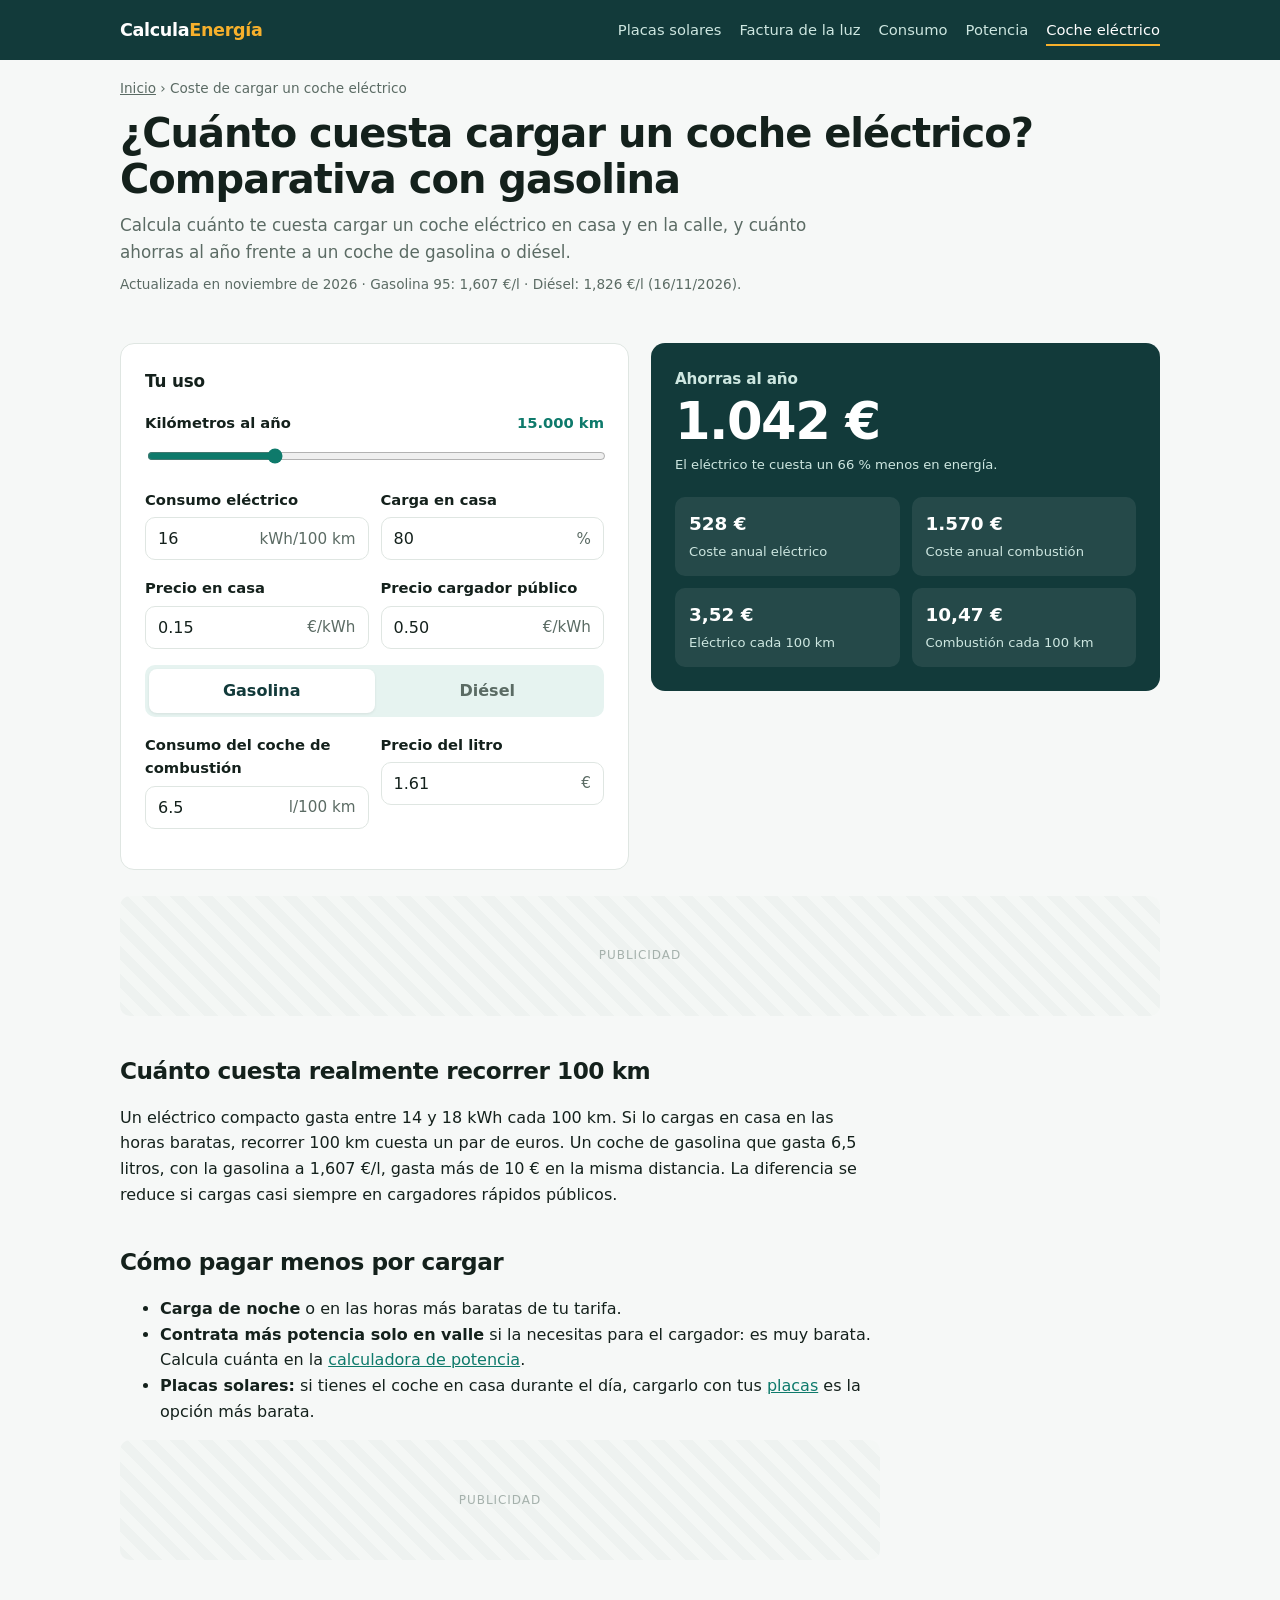
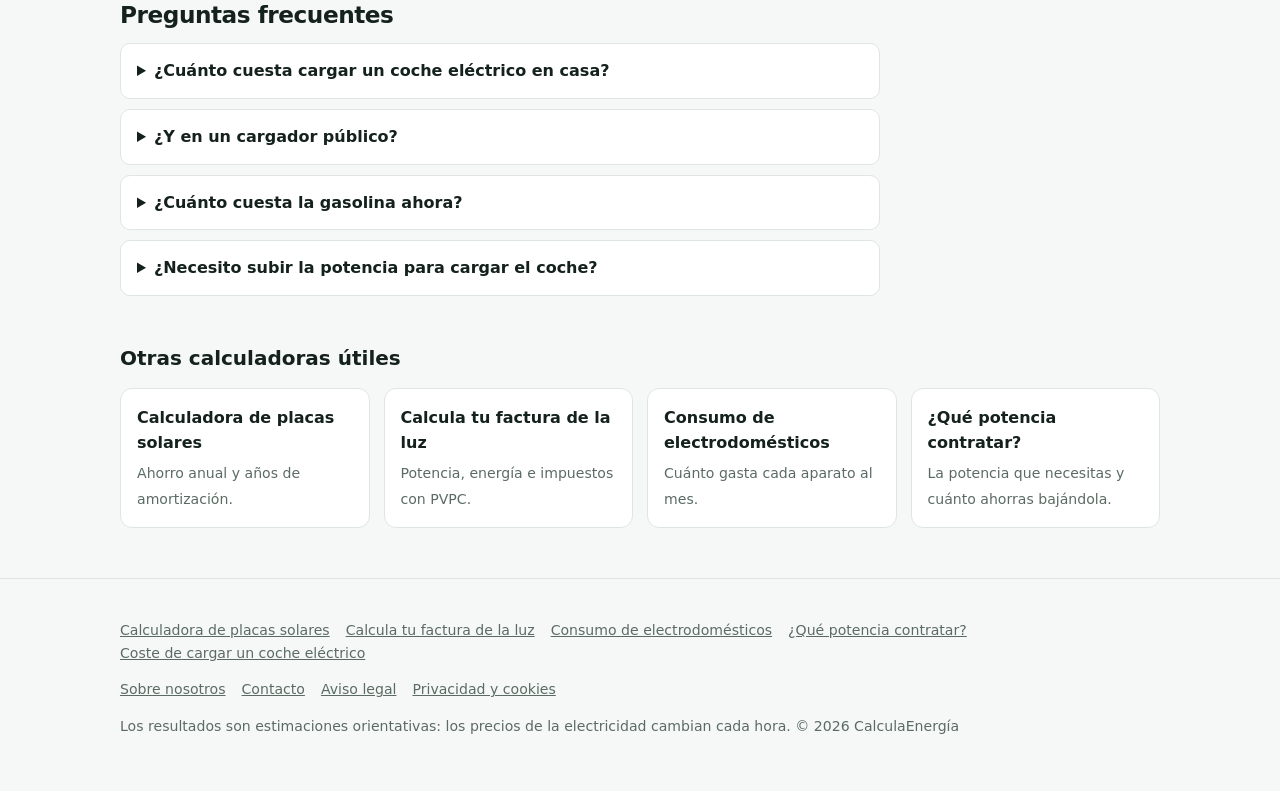
<file: coste-carga-coche-electrico.html>
<!DOCTYPE html>
<html lang="es-ES">
<head>
<meta charset="UTF-8">
<meta name="viewport" content="width=device-width, initial-scale=1">
<title>Coste de cargar un coche eléctrico vs gasolina (2026)</title>
<meta name="description" content="Calcula cuánto cuesta cargar un coche eléctrico en casa o en la calle y cuánto ahorras al año frente a gasolina o diésel, con precios de noviembre de 2026.">
<meta name="robots" content="index, follow">
<link rel="canonical" href="https://calculaenergia.github.io/coste-carga-coche-electrico.html">
<link rel="icon" href="favicon.svg" type="image/svg+xml">
<link rel="apple-touch-icon" href="apple-touch-icon.png">
<meta name="theme-color" content="#123a3a">
<meta property="og:type" content="website">
<meta property="og:locale" content="es_ES">
<meta property="og:site_name" content="CalculaEnergía">
<meta property="og:title" content="Coste de cargar un coche eléctrico vs gasolina (2026)">
<meta property="og:description" content="Calcula cuánto cuesta cargar un coche eléctrico en casa o en la calle y cuánto ahorras al año frente a gasolina o diésel, con precios de noviembre de 2026.">
<meta property="og:url" content="https://calculaenergia.github.io/coste-carga-coche-electrico.html">
<meta property="og:image" content="https://calculaenergia.github.io/og.png">
<meta property="og:image:width" content="1200">
<meta property="og:image:height" content="630">
<meta name="twitter:card" content="summary_large_image">
<link rel="stylesheet" href="styles.css">
<!--
  GOOGLE ADSENSE: cuando te aprueben, descomenta y pon tu ID de editor (ca-pub-...).
  En España es obligatorio un banner de consentimiento certificado (AdSense > Privacidad y mensajes > RGPD).
  <script async src="https://pagead2.googlesyndication.com/pagead/js/adsbygoogle.js?client=ca-pub-XXXXXXXXXXXXXXXX" crossorigin="anonymous"></script>
-->
<script type="application/ld+json">
{
 "@context": "https://schema.org",
 "@type": "WebApplication",
 "name": "Calculadora de coste de carga de coche eléctrico",
 "url": "https://calculaenergia.github.io/coste-carga-coche-electrico.html",
 "description": "Compara coche eléctrico y de combustión.",
 "applicationCategory": "UtilitiesApplication",
 "operatingSystem": "Cualquiera",
 "inLanguage": "es-ES",
 "offers": {
  "@type": "Offer",
  "price": "0",
  "priceCurrency": "EUR"
 }
}
</script>
<script type="application/ld+json">
{
 "@context": "https://schema.org",
 "@type": "FAQPage",
 "mainEntity": [
  {
   "@type": "Question",
   "name": "¿Cuánto cuesta cargar un coche eléctrico en casa?",
   "acceptedAnswer": {
    "@type": "Answer",
    "text": "Depende del precio de tu kWh. Un coche que gasta 16 kWh cada 100 km y se carga a 0,15 €/kWh cuesta unos 2,40 € cada 100 km. Una batería de 60 kWh, de cero a lleno, sale por unos 9 €."
   }
  },
  {
   "@type": "Question",
   "name": "¿Y en un cargador público?",
   "acceptedAnswer": {
    "@type": "Answer",
    "text": "Los cargadores rápidos de las vías públicas son bastante más caros que cargar en casa, a menudo entre 0,40 y 0,70 €/kWh, por lo que el ahorro frente a la gasolina se reduce mucho si cargas siempre fuera."
   }
  },
  {
   "@type": "Question",
   "name": "¿Cuánto cuesta la gasolina ahora?",
   "acceptedAnswer": {
    "@type": "Answer",
    "text": "A mediados de noviembre de 2026 el precio medio en las gasolineras era de 1,607 € por litro de gasolina 95 y 1,826 € por litro de diésel, según los datos del Ministerio para la Transición Ecológica."
   }
  },
  {
   "@type": "Question",
   "name": "¿Necesito subir la potencia para cargar el coche?",
   "acceptedAnswer": {
    "@type": "Answer",
    "text": "Con un cargador de 2,3 kW (un enchufe normal) o de 3,7 kW, a menudo basta con cargar de noche y subir solo la potencia en valle, que es muy barata. Calcula lo que necesitas en la calculadora de potencia contratada."
   }
  }
 ]
}
</script>
<script type="application/ld+json">
{
 "@context": "https://schema.org",
 "@type": "BreadcrumbList",
 "itemListElement": [
  {
   "@type": "ListItem",
   "position": 1,
   "name": "Inicio",
   "item": "https://calculaenergia.github.io/"
  },
  {
   "@type": "ListItem",
   "position": 2,
   "name": "Coste de cargar un coche eléctrico",
   "item": "https://calculaenergia.github.io/coste-carga-coche-electrico.html"
  }
 ]
}
</script>
</head>
<body>
<a class="skip" href="#contenido">Saltar al contenido</a>
<header class="top">
  <div class="wrap">
    <a class="logo" href="./">Calcula<span>Energía</span></a>
    <nav aria-label="Calculadoras"><a href="./">Placas solares</a><a href="factura-luz.html">Factura de la luz</a><a href="consumo-electrodomesticos.html">Consumo</a><a href="potencia-contratada.html">Potencia</a><a href="coste-carga-coche-electrico.html" aria-current="page">Coche eléctrico</a></nav>
  </div>
</header>
<main class="wrap" id="contenido">
<nav class="crumbs" aria-label="Migas de pan"><a href="./">Inicio</a> › Coste de cargar un coche eléctrico</nav>
<section class="hero">
  <h1>¿Cuánto cuesta cargar un coche eléctrico? Comparativa con gasolina</h1>
  <p class="lead">Calcula cuánto te cuesta cargar un coche eléctrico en casa y en la calle, y cuánto ahorras al año frente a un coche de gasolina o diésel.</p>
  <p class="updated">Actualizada en noviembre de 2026 · Gasolina 95: 1,607 €/l · Diésel: 1,826 €/l (16/11/2026).</p>
</section>
<div class="grid">
  <section class="card" aria-labelledby="d">
    <h2 id="d">Tu uso</h2>
    <div class="field"><label for="km">Kilómetros al año <output id="kmO"></output></label><input id="km" type="range" min="2000" max="50000" step="1000" value="15000"></div>
    <div class="row2">
      <div class="field"><label for="ce">Consumo eléctrico</label><div class="inbox"><input id="ce" type="number" inputmode="decimal" step="0.5" value="16"><span>kWh/100 km</span></div></div>
      <div class="field"><label for="casa">Carga en casa</label><div class="inbox"><input id="casa" type="number" min="0" max="100" value="80"><span>%</span></div></div>
    </div>
    <div class="row2">
      <div class="field"><label for="pc">Precio en casa</label><div class="inbox"><input id="pc" type="number" inputmode="decimal" step="0.01" value="0.15"><span>€/kWh</span></div></div>
      <div class="field"><label for="pf">Precio cargador público</label><div class="inbox"><input id="pf" type="number" inputmode="decimal" step="0.01" value="0.50"><span>€/kWh</span></div></div>
    </div>
    <div class="seg" role="group" aria-label="Combustible"><button type="button" id="bG" aria-pressed="true">Gasolina</button><button type="button" id="bD" aria-pressed="false">Diésel</button></div>
    <div class="row2">
      <div class="field"><label for="cl">Consumo del coche de combustión</label><div class="inbox"><input id="cl" type="number" inputmode="decimal" step="0.1" value="6.5"><span>l/100 km</span></div></div>
      <div class="field"><label for="pl">Precio del litro</label><div class="inbox"><input id="pl" type="number" inputmode="decimal" step="0.01" value="1.61"><span>€</span></div></div>
    </div>
  </section>
  <section class="card result" aria-live="polite">
    <h2>Ahorras al año</h2>
    <div class="big" id="aho">—</div>
    <div class="hint" id="ahoT"></div>
    <div class="stats">
      <div class="stat"><b id="ye">—</b><span>Coste anual eléctrico</span></div>
      <div class="stat"><b id="yc">—</b><span>Coste anual combustión</span></div>
      <div class="stat"><b id="e100">—</b><span>Eléctrico cada 100 km</span></div>
      <div class="stat"><b id="c100">—</b><span>Combustión cada 100 km</span></div>
    </div>
  </section>
</div>
<div class="ad-slot" aria-hidden="true">Publicidad</div>
<article>
  <h2>Cuánto cuesta realmente recorrer 100 km</h2>
  <p>Un eléctrico compacto gasta entre 14 y 18 kWh cada 100 km. Si lo cargas en casa en las horas baratas, recorrer 100 km cuesta un par de euros. Un coche de gasolina que gasta 6,5 litros, con la gasolina a 1,607 €/l, gasta más de 10 € en la misma distancia. La diferencia se reduce si cargas casi siempre en cargadores rápidos públicos.</p>
  <h2>Cómo pagar menos por cargar</h2>
  <ul>
    <li><strong>Carga de noche</strong> o en las horas más baratas de tu tarifa.</li>
    <li><strong>Contrata más potencia solo en valle</strong> si la necesitas para el cargador: es muy barata. Calcula cuánta en la <a href="potencia-contratada.html">calculadora de potencia</a>.</li>
    <li><strong>Placas solares:</strong> si tienes el coche en casa durante el día, cargarlo con tus <a href="./">placas</a> es la opción más barata.</li>
  </ul>
  <div class="ad-slot" aria-hidden="true">Publicidad</div>
  <h2>Preguntas frecuentes</h2>
  <details><summary>¿Cuánto cuesta cargar un coche eléctrico en casa?</summary><p>Depende del precio de tu kWh. Un coche que gasta 16 kWh cada 100 km y se carga a 0,15 €/kWh cuesta unos 2,40 € cada 100 km. Una batería de 60 kWh, de cero a lleno, sale por unos 9 €.</p></details>
<details><summary>¿Y en un cargador público?</summary><p>Los cargadores rápidos de las vías públicas son bastante más caros que cargar en casa, a menudo entre 0,40 y 0,70 €/kWh, por lo que el ahorro frente a la gasolina se reduce mucho si cargas siempre fuera.</p></details>
<details><summary>¿Cuánto cuesta la gasolina ahora?</summary><p>A mediados de noviembre de 2026 el precio medio en las gasolineras era de 1,607 € por litro de gasolina 95 y 1,826 € por litro de diésel, según los datos del Ministerio para la Transición Ecológica.</p></details>
<details><summary>¿Necesito subir la potencia para cargar el coche?</summary><p>Con un cargador de 2,3 kW (un enchufe normal) o de 3,7 kW, a menudo basta con cargar de noche y subir solo la potencia en valle, que es muy barata. Calcula lo que necesitas en la calculadora de potencia contratada.</p></details>
</article>
<section class="related" aria-labelledby="rel"><h2 id="rel">Otras calculadoras útiles</h2><div class="tools"><a href="./"><b>Calculadora de placas solares</b><span>Ahorro anual y años de amortización.</span></a><a href="factura-luz.html"><b>Calcula tu factura de la luz</b><span>Potencia, energía e impuestos con PVPC.</span></a><a href="consumo-electrodomesticos.html"><b>Consumo de electrodomésticos</b><span>Cuánto gasta cada aparato al mes.</span></a><a href="potencia-contratada.html"><b>¿Qué potencia contratar?</b><span>La potencia que necesitas y cuánto ahorras bajándola.</span></a></div></section>
<script>
(function(){
const $ = id => document.getElementById(id);
const eur = new Intl.NumberFormat('es-ES',{style:'currency',currency:'EUR',maximumFractionDigits:0,useGrouping:'always'});
const eur2 = new Intl.NumberFormat('es-ES',{style:'currency',currency:'EUR',minimumFractionDigits:2,maximumFractionDigits:2,useGrouping:'always'});
const fmt = (n,d=0) => n.toLocaleString('es-ES',{maximumFractionDigits:d,minimumFractionDigits:0,useGrouping:'always'});
const num = id => { const v = parseFloat(String($(id).value).replace(',','.')); return isFinite(v) ? v : 0; };
function calc(){
  const km=+$('km').value, ce=num('ce'), casa=num('casa')/100, pc=num('pc'), pf=num('pf'), cl=num('cl'), pl=num('pl');
  $('kmO').textContent=fmt(km)+' km';
  const pe=casa*pc+(1-casa)*pf, e100=ce*pe, c100=cl*pl;
  $('e100').textContent=eur2.format(e100); $('c100').textContent=eur2.format(c100);
  const ye=e100*km/100, yc=c100*km/100;
  $('ye').textContent=eur.format(ye); $('yc').textContent=eur.format(yc); $('aho').textContent=eur.format(yc-ye);
  $('ahoT').textContent= yc>ye ? 'El eléctrico te cuesta un '+fmt((1-ye/yc)*100)+' % menos en energía.' : 'Con estos precios de carga, el eléctrico no ahorra en energía.';
}
function set(d){ $('bG').setAttribute('aria-pressed',!d); $('bD').setAttribute('aria-pressed',d); $('pl').value=d?1.83:1.61; $('cl').value=d?5.5:6.5; calc(); }
$('bG').onclick=()=>set(false); $('bD').onclick=()=>set(true);
document.querySelectorAll('input').forEach(e=>e.addEventListener('input',calc)); calc();
})();
</script>
</main>
<footer>
  <div class="wrap">
    <p><a href="./">Calculadora de placas solares</a><a href="factura-luz.html">Calcula tu factura de la luz</a><a href="consumo-electrodomesticos.html">Consumo de electrodomésticos</a><a href="potencia-contratada.html">¿Qué potencia contratar?</a><a href="coste-carga-coche-electrico.html">Coste de cargar un coche eléctrico</a></p>
    <p><a href="sobre-nosotros.html">Sobre nosotros</a><a href="contacto.html">Contacto</a><a href="aviso-legal.html">Aviso legal</a><a href="privacidad.html">Privacidad y cookies</a></p>
    <p>Los resultados son estimaciones orientativas: los precios de la electricidad cambian cada hora. © 2026 CalculaEnergía</p>
  </div>
</footer>
</body>
</html>
</file>
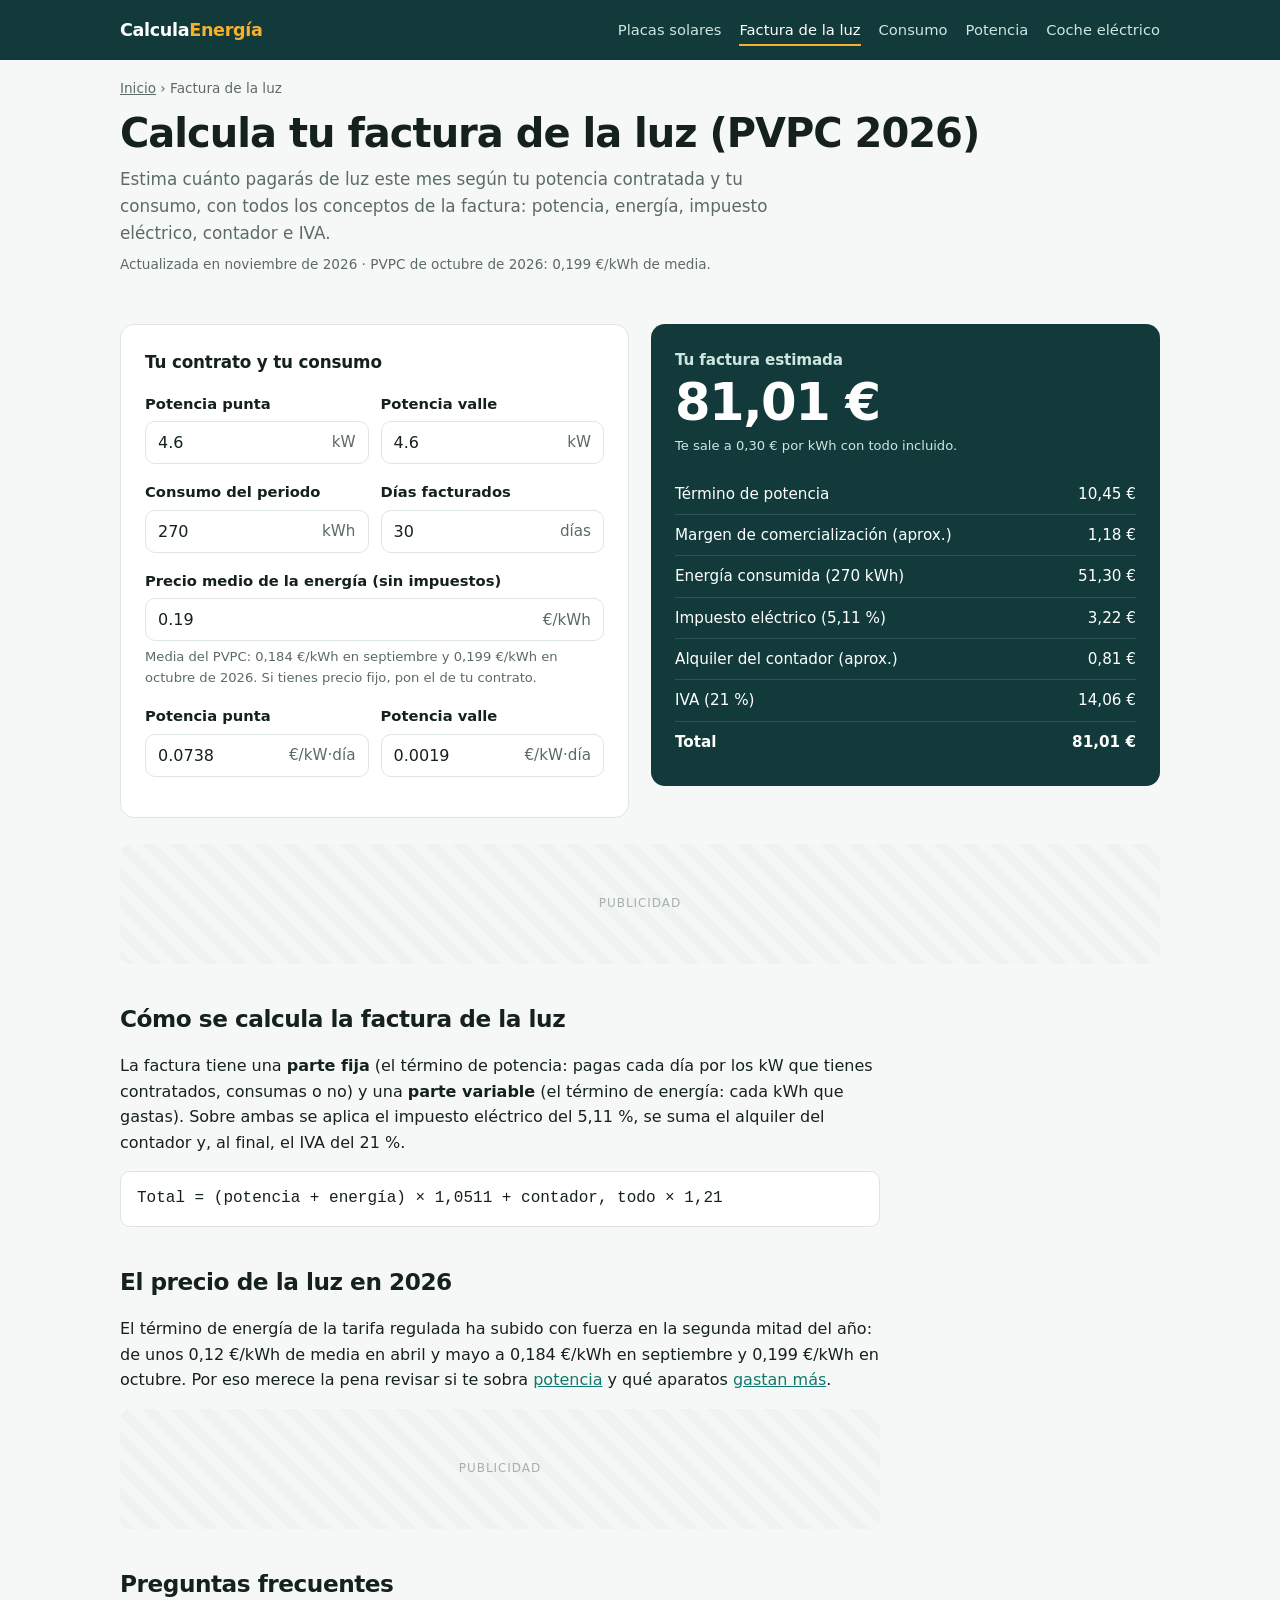
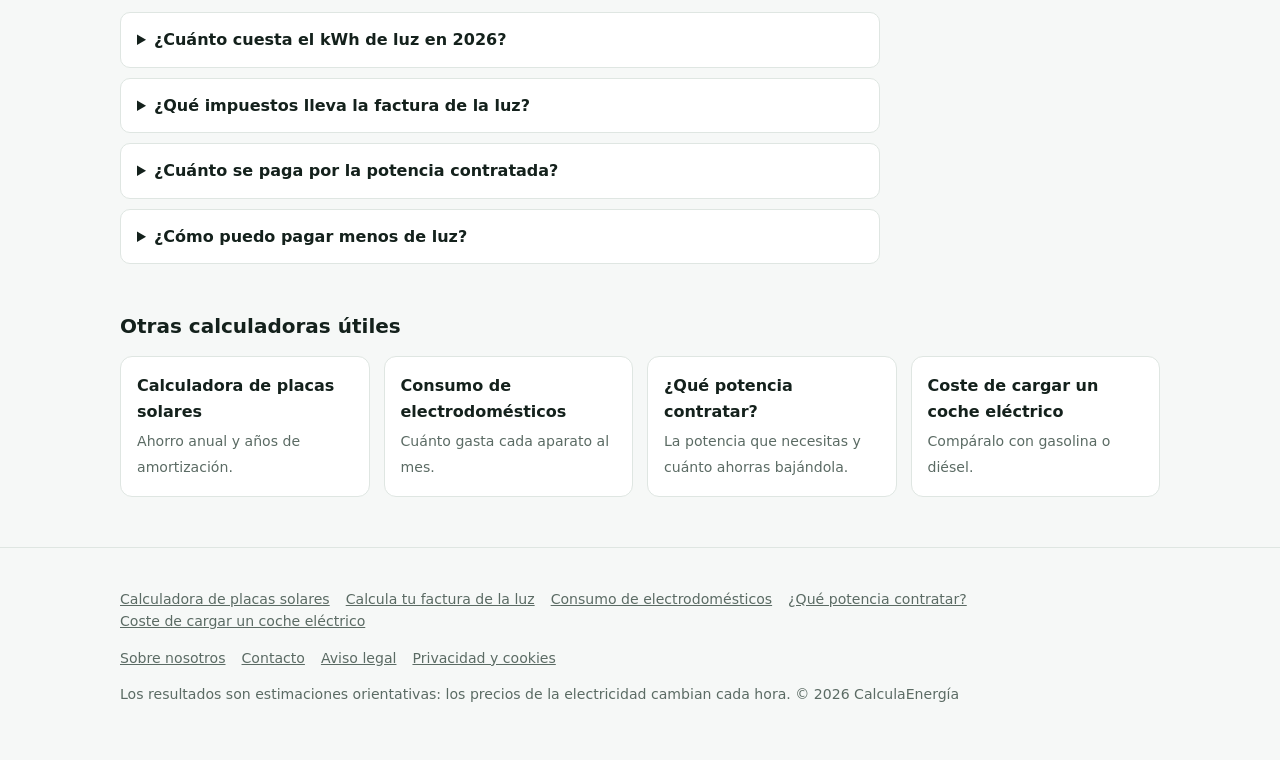
<file: factura-luz.html>
<!DOCTYPE html>
<html lang="es-ES">
<head>
<meta charset="UTF-8">
<meta name="viewport" content="width=device-width, initial-scale=1">
<title>Calcula tu factura de la luz 2026 (PVPC): simulador</title>
<meta name="description" content="Simula tu factura de la luz con la tarifa regulada PVPC de 2026: término de potencia, energía, impuesto eléctrico, alquiler del contador e IVA.">
<meta name="robots" content="index, follow">
<link rel="canonical" href="https://calculaenergia.github.io/factura-luz.html">
<link rel="icon" href="favicon.svg" type="image/svg+xml">
<link rel="apple-touch-icon" href="apple-touch-icon.png">
<meta name="theme-color" content="#123a3a">
<meta property="og:type" content="website">
<meta property="og:locale" content="es_ES">
<meta property="og:site_name" content="CalculaEnergía">
<meta property="og:title" content="Calcula tu factura de la luz 2026 (PVPC): simulador">
<meta property="og:description" content="Simula tu factura de la luz con la tarifa regulada PVPC de 2026: término de potencia, energía, impuesto eléctrico, alquiler del contador e IVA.">
<meta property="og:url" content="https://calculaenergia.github.io/factura-luz.html">
<meta property="og:image" content="https://calculaenergia.github.io/og.png">
<meta property="og:image:width" content="1200">
<meta property="og:image:height" content="630">
<meta name="twitter:card" content="summary_large_image">
<link rel="stylesheet" href="styles.css">
<!--
  GOOGLE ADSENSE: cuando te aprueben, descomenta y pon tu ID de editor (ca-pub-...).
  En España es obligatorio un banner de consentimiento certificado (AdSense > Privacidad y mensajes > RGPD).
  <script async src="https://pagead2.googlesyndication.com/pagead/js/adsbygoogle.js?client=ca-pub-XXXXXXXXXXXXXXXX" crossorigin="anonymous"></script>
-->
<script type="application/ld+json">
{
 "@context": "https://schema.org",
 "@type": "WebApplication",
 "name": "Simulador de factura de la luz",
 "url": "https://calculaenergia.github.io/factura-luz.html",
 "description": "Calcula la factura de la luz PVPC.",
 "applicationCategory": "UtilitiesApplication",
 "operatingSystem": "Cualquiera",
 "inLanguage": "es-ES",
 "offers": {
  "@type": "Offer",
  "price": "0",
  "priceCurrency": "EUR"
 }
}
</script>
<script type="application/ld+json">
{
 "@context": "https://schema.org",
 "@type": "FAQPage",
 "mainEntity": [
  {
   "@type": "Question",
   "name": "¿Cuánto cuesta el kWh de luz en 2026?",
   "acceptedAnswer": {
    "@type": "Answer",
    "text": "En la tarifa regulada (PVPC) el precio cambia cada hora. La media mensual del término de energía, sin impuestos, ha ido de unos 0,12 €/kWh en primavera a 0,199 €/kWh en octubre de 2026, el más alto desde febrero de 2023."
   }
  },
  {
   "@type": "Question",
   "name": "¿Qué impuestos lleva la factura de la luz?",
   "acceptedAnswer": {
    "@type": "Answer",
    "text": "El impuesto especial sobre la electricidad (5,11 %), que se aplica sobre la potencia y la energía, y el IVA del 21 % sobre el total, incluido el alquiler del contador."
   }
  },
  {
   "@type": "Question",
   "name": "¿Cuánto se paga por la potencia contratada?",
   "acceptedAnswer": {
    "@type": "Answer",
    "text": "En la tarifa regulada de 2026, unos 0,0738 € por kW y día en punta y 0,0019 € por kW y día en valle, más un pequeño margen de comercialización. Con 4,6 kW, son unos 10 € al mes antes de impuestos."
   }
  },
  {
   "@type": "Question",
   "name": "¿Cómo puedo pagar menos de luz?",
   "acceptedAnswer": {
    "@type": "Answer",
    "text": "Concentra los consumos grandes (lavadora, lavavajillas, carga del coche) en las horas más baratas, revisa si te sobra potencia contratada y compara la tarifa regulada con ofertas de precio fijo del mercado libre."
   }
  }
 ]
}
</script>
<script type="application/ld+json">
{
 "@context": "https://schema.org",
 "@type": "BreadcrumbList",
 "itemListElement": [
  {
   "@type": "ListItem",
   "position": 1,
   "name": "Inicio",
   "item": "https://calculaenergia.github.io/"
  },
  {
   "@type": "ListItem",
   "position": 2,
   "name": "Factura de la luz",
   "item": "https://calculaenergia.github.io/factura-luz.html"
  }
 ]
}
</script>
</head>
<body>
<a class="skip" href="#contenido">Saltar al contenido</a>
<header class="top">
  <div class="wrap">
    <a class="logo" href="./">Calcula<span>Energía</span></a>
    <nav aria-label="Calculadoras"><a href="./">Placas solares</a><a href="factura-luz.html" aria-current="page">Factura de la luz</a><a href="consumo-electrodomesticos.html">Consumo</a><a href="potencia-contratada.html">Potencia</a><a href="coste-carga-coche-electrico.html">Coche eléctrico</a></nav>
  </div>
</header>
<main class="wrap" id="contenido">
<nav class="crumbs" aria-label="Migas de pan"><a href="./">Inicio</a> › Factura de la luz</nav>
<section class="hero">
  <h1>Calcula tu factura de la luz (PVPC 2026)</h1>
  <p class="lead">Estima cuánto pagarás de luz este mes según tu potencia contratada y tu consumo, con todos los conceptos de la factura: potencia, energía, impuesto eléctrico, contador e IVA.</p>
  <p class="updated">Actualizada en noviembre de 2026 · PVPC de octubre de 2026: 0,199 €/kWh de media.</p>
</section>
<div class="grid">
  <section class="card" aria-labelledby="d">
    <h2 id="d">Tu contrato y tu consumo</h2>
    <div class="row2">
      <div class="field"><label for="pp">Potencia punta</label><div class="inbox"><input id="pp" type="number" inputmode="decimal" step="0.05" value="4.6"><span>kW</span></div></div>
      <div class="field"><label for="pv">Potencia valle</label><div class="inbox"><input id="pv" type="number" inputmode="decimal" step="0.05" value="4.6"><span>kW</span></div></div>
    </div>
    <div class="row2">
      <div class="field"><label for="kwh">Consumo del periodo</label><div class="inbox"><input id="kwh" type="number" inputmode="numeric" step="10" value="270"><span>kWh</span></div></div>
      <div class="field"><label for="dias">Días facturados</label><div class="inbox"><input id="dias" type="number" inputmode="numeric" value="30"><span>días</span></div></div>
    </div>
    <div class="field"><label for="pe">Precio medio de la energía (sin impuestos)</label><div class="inbox"><input id="pe" type="number" inputmode="decimal" step="0.005" value="0.19"><span>€/kWh</span></div>
      <div class="hint">Media del PVPC: 0,184 €/kWh en septiembre y 0,199 €/kWh en octubre de 2026. Si tienes precio fijo, pon el de tu contrato.</div></div>
    <div class="row2">
      <div class="field"><label for="tp">Potencia punta</label><div class="inbox"><input id="tp" type="number" inputmode="decimal" step="0.0001" value="0.0738"><span>€/kW·día</span></div></div>
      <div class="field"><label for="tv">Potencia valle</label><div class="inbox"><input id="tv" type="number" inputmode="decimal" step="0.0001" value="0.0019"><span>€/kW·día</span></div></div>
    </div>
  </section>
  <section class="card result" aria-live="polite">
    <h2>Tu factura estimada</h2>
    <div class="big" id="tot">—</div>
    <div class="hint" id="kw"></div>
    <ul class="lines" id="lines"></ul>
  </section>
</div>
<div class="ad-slot" aria-hidden="true">Publicidad</div>
<article>
  <h2>Cómo se calcula la factura de la luz</h2>
  <p>La factura tiene una <strong>parte fija</strong> (el término de potencia: pagas cada día por los kW que tienes contratados, consumas o no) y una <strong>parte variable</strong> (el término de energía: cada kWh que gastas). Sobre ambas se aplica el impuesto eléctrico del 5,11 %, se suma el alquiler del contador y, al final, el IVA del 21 %.</p>
  <div class="formula">Total = (potencia + energía) × 1,0511 + contador, todo × 1,21</div>
  <h2>El precio de la luz en 2026</h2>
  <p>El término de energía de la tarifa regulada ha subido con fuerza en la segunda mitad del año: de unos 0,12 €/kWh de media en abril y mayo a 0,184 €/kWh en septiembre y 0,199 €/kWh en octubre. Por eso merece la pena revisar si te sobra <a href="potencia-contratada.html">potencia</a> y qué aparatos <a href="consumo-electrodomesticos.html">gastan más</a>.</p>
  <div class="ad-slot" aria-hidden="true">Publicidad</div>
  <h2>Preguntas frecuentes</h2>
  <details><summary>¿Cuánto cuesta el kWh de luz en 2026?</summary><p>En la tarifa regulada (PVPC) el precio cambia cada hora. La media mensual del término de energía, sin impuestos, ha ido de unos 0,12 €/kWh en primavera a 0,199 €/kWh en octubre de 2026, el más alto desde febrero de 2023.</p></details>
<details><summary>¿Qué impuestos lleva la factura de la luz?</summary><p>El impuesto especial sobre la electricidad (5,11 %), que se aplica sobre la potencia y la energía, y el IVA del 21 % sobre el total, incluido el alquiler del contador.</p></details>
<details><summary>¿Cuánto se paga por la potencia contratada?</summary><p>En la tarifa regulada de 2026, unos 0,0738 € por kW y día en punta y 0,0019 € por kW y día en valle, más un pequeño margen de comercialización. Con 4,6 kW, son unos 10 € al mes antes de impuestos.</p></details>
<details><summary>¿Cómo puedo pagar menos de luz?</summary><p>Concentra los consumos grandes (lavadora, lavavajillas, carga del coche) en las horas más baratas, revisa si te sobra potencia contratada y compara la tarifa regulada con ofertas de precio fijo del mercado libre.</p></details>
</article>
<section class="related" aria-labelledby="rel"><h2 id="rel">Otras calculadoras útiles</h2><div class="tools"><a href="./"><b>Calculadora de placas solares</b><span>Ahorro anual y años de amortización.</span></a><a href="consumo-electrodomesticos.html"><b>Consumo de electrodomésticos</b><span>Cuánto gasta cada aparato al mes.</span></a><a href="potencia-contratada.html"><b>¿Qué potencia contratar?</b><span>La potencia que necesitas y cuánto ahorras bajándola.</span></a><a href="coste-carga-coche-electrico.html"><b>Coste de cargar un coche eléctrico</b><span>Compáralo con gasolina o diésel.</span></a></div></section>
<script>
(function(){
const $ = id => document.getElementById(id);
const eur = new Intl.NumberFormat('es-ES',{style:'currency',currency:'EUR',maximumFractionDigits:0,useGrouping:'always'});
const eur2 = new Intl.NumberFormat('es-ES',{style:'currency',currency:'EUR',minimumFractionDigits:2,maximumFractionDigits:2,useGrouping:'always'});
const fmt = (n,d=0) => n.toLocaleString('es-ES',{maximumFractionDigits:d,minimumFractionDigits:0,useGrouping:'always'});
const num = id => { const v = parseFloat(String($(id).value).replace(',','.')); return isFinite(v) ? v : 0; };
function calc(){
  const d=num('dias'), pot=num('pp')*num('tp')*d + num('pv')*num('tv')*d, mc=num('pp')*3.113/365*d, en=num('kwh')*num('pe');
  const iee=(pot+mc+en)*0.0511, cont=0.81*d/30, base=pot+mc+en+iee+cont, iva=base*0.21, tot=base+iva;
  const L=[['Término de potencia',pot],['Margen de comercialización (aprox.)',mc],['Energía consumida ('+fmt(num('kwh'))+' kWh)',en],['Impuesto eléctrico (5,11 %)',iee],['Alquiler del contador (aprox.)',cont],['IVA (21 %)',iva],['Total',tot]];
  $('lines').innerHTML=L.map(([a,b])=>`<li><span>${a}</span><span>${eur2.format(b)}</span></li>`).join('');
  $('tot').textContent=eur2.format(tot);
  $('kw').textContent= num('kwh') ? 'Te sale a '+eur2.format(tot/num('kwh'))+' por kWh con todo incluido.' : '';
}
document.querySelectorAll('input').forEach(e=>e.addEventListener('input',calc)); calc();
})();
</script>
</main>
<footer>
  <div class="wrap">
    <p><a href="./">Calculadora de placas solares</a><a href="factura-luz.html">Calcula tu factura de la luz</a><a href="consumo-electrodomesticos.html">Consumo de electrodomésticos</a><a href="potencia-contratada.html">¿Qué potencia contratar?</a><a href="coste-carga-coche-electrico.html">Coste de cargar un coche eléctrico</a></p>
    <p><a href="sobre-nosotros.html">Sobre nosotros</a><a href="contacto.html">Contacto</a><a href="aviso-legal.html">Aviso legal</a><a href="privacidad.html">Privacidad y cookies</a></p>
    <p>Los resultados son estimaciones orientativas: los precios de la electricidad cambian cada hora. © 2026 CalculaEnergía</p>
  </div>
</footer>
</body>
</html>
</file>
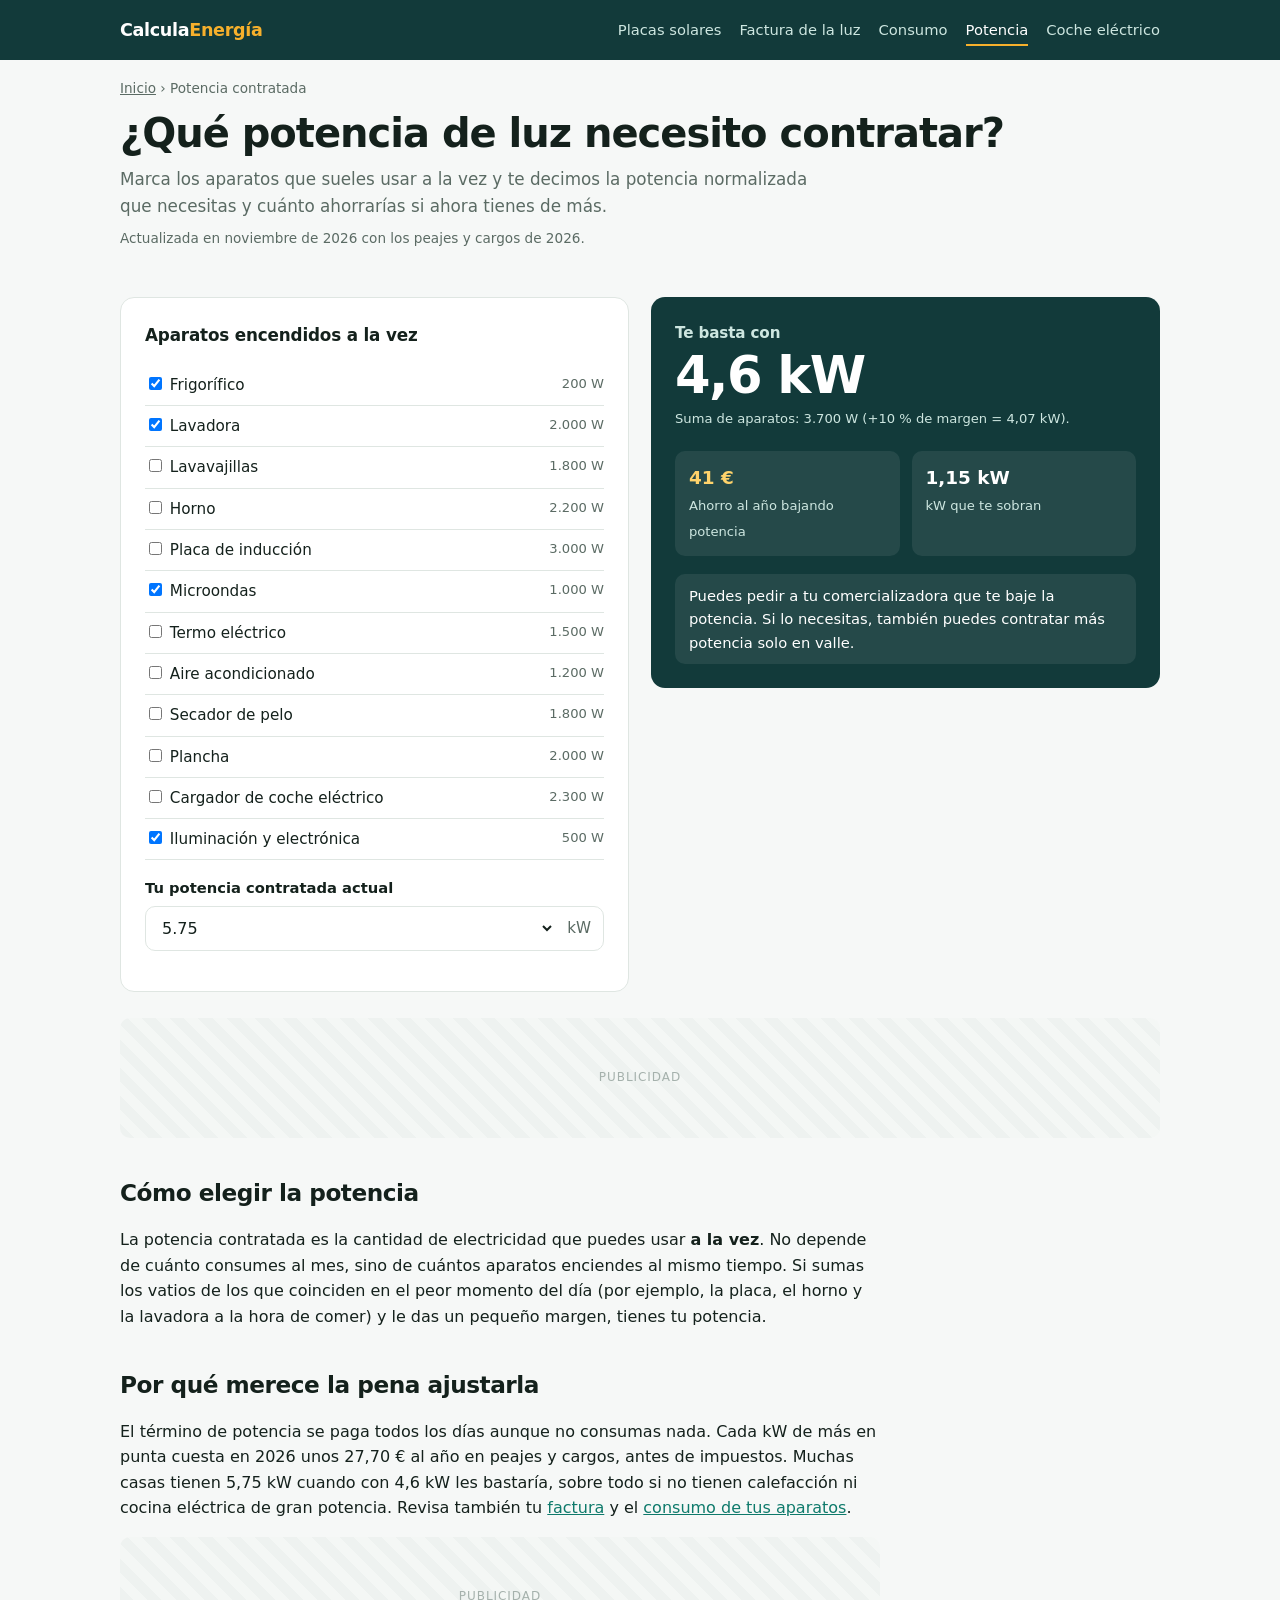
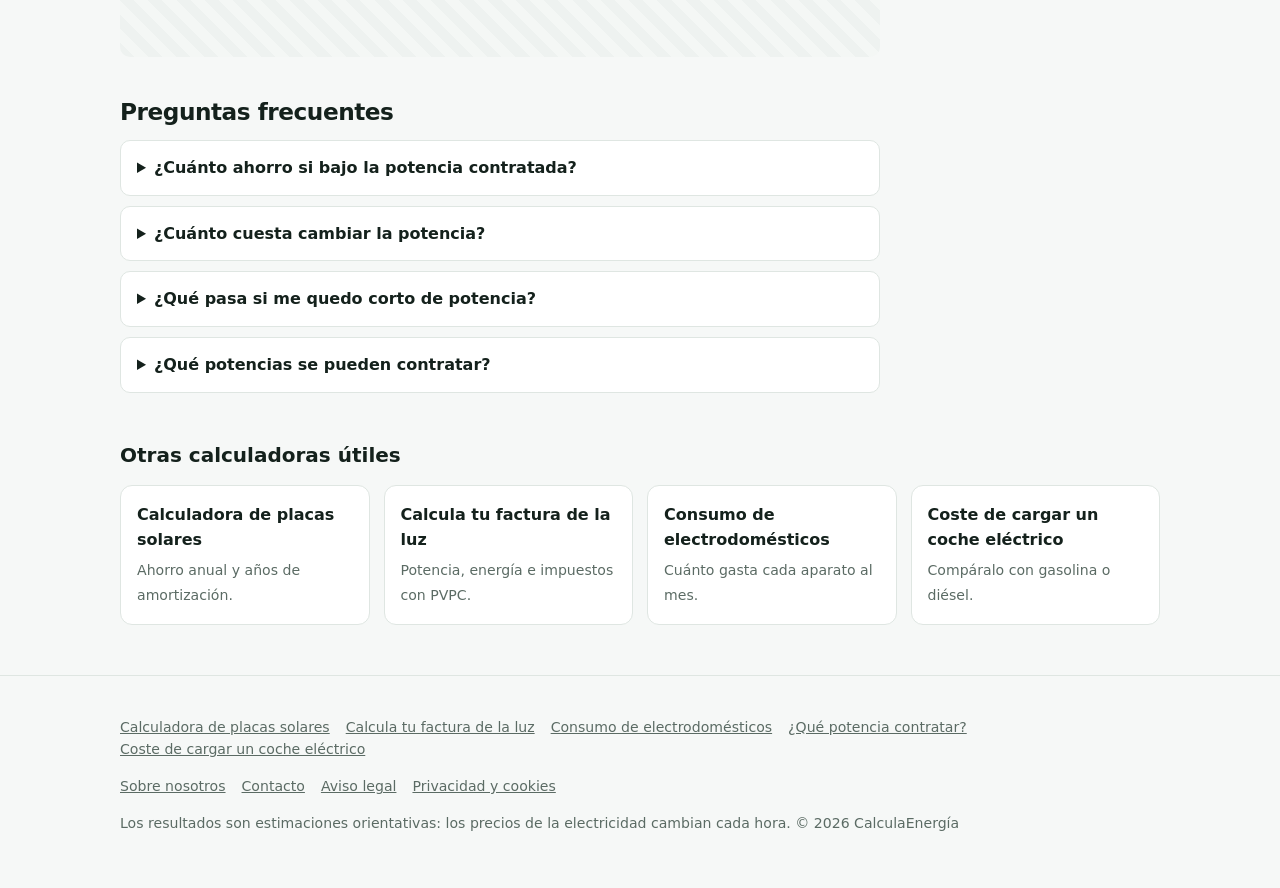
<file: potencia-contratada.html>
<!DOCTYPE html>
<html lang="es-ES">
<head>
<meta charset="UTF-8">
<meta name="viewport" content="width=device-width, initial-scale=1">
<title>¿Qué potencia de luz contratar? Calculadora 2026</title>
<meta name="description" content="Calcula la potencia eléctrica que necesitas según los aparatos que usas a la vez y cuánto ahorras al año si bajas la potencia contratada.">
<meta name="robots" content="index, follow">
<link rel="canonical" href="https://calculaenergia.github.io/potencia-contratada.html">
<link rel="icon" href="favicon.svg" type="image/svg+xml">
<link rel="apple-touch-icon" href="apple-touch-icon.png">
<meta name="theme-color" content="#123a3a">
<meta property="og:type" content="website">
<meta property="og:locale" content="es_ES">
<meta property="og:site_name" content="CalculaEnergía">
<meta property="og:title" content="¿Qué potencia de luz contratar? Calculadora 2026">
<meta property="og:description" content="Calcula la potencia eléctrica que necesitas según los aparatos que usas a la vez y cuánto ahorras al año si bajas la potencia contratada.">
<meta property="og:url" content="https://calculaenergia.github.io/potencia-contratada.html">
<meta property="og:image" content="https://calculaenergia.github.io/og.png">
<meta property="og:image:width" content="1200">
<meta property="og:image:height" content="630">
<meta name="twitter:card" content="summary_large_image">
<link rel="stylesheet" href="styles.css">
<!--
  GOOGLE ADSENSE: cuando te aprueben, descomenta y pon tu ID de editor (ca-pub-...).
  En España es obligatorio un banner de consentimiento certificado (AdSense > Privacidad y mensajes > RGPD).
  <script async src="https://pagead2.googlesyndication.com/pagead/js/adsbygoogle.js?client=ca-pub-XXXXXXXXXXXXXXXX" crossorigin="anonymous"></script>
-->
<script type="application/ld+json">
{
 "@context": "https://schema.org",
 "@type": "WebApplication",
 "name": "Calculadora de potencia contratada",
 "url": "https://calculaenergia.github.io/potencia-contratada.html",
 "description": "Potencia eléctrica necesaria y ahorro.",
 "applicationCategory": "UtilitiesApplication",
 "operatingSystem": "Cualquiera",
 "inLanguage": "es-ES",
 "offers": {
  "@type": "Offer",
  "price": "0",
  "priceCurrency": "EUR"
 }
}
</script>
<script type="application/ld+json">
{
 "@context": "https://schema.org",
 "@type": "FAQPage",
 "mainEntity": [
  {
   "@type": "Question",
   "name": "¿Cuánto ahorro si bajo la potencia contratada?",
   "acceptedAnswer": {
    "@type": "Answer",
    "text": "En 2026, los peajes y cargos de la potencia en punta suman unos 27,70 € por kW y año sin impuestos, unos 35 € con impuestos. Bajar de 5,75 a 4,6 kW ahorra unos 40 € al año en esa parte, más lo que cobre tu comercializadora por kW."
   }
  },
  {
   "@type": "Question",
   "name": "¿Cuánto cuesta cambiar la potencia?",
   "acceptedAnswer": {
    "@type": "Answer",
    "text": "Bajarla suele ser gratis una vez al año con la tarifa regulada. Subirla tiene un coste por derechos de acceso y extensión: en 2026, unos 46 € más IVA por el primer kW y unos 37 € más IVA por cada kW adicional."
   }
  },
  {
   "@type": "Question",
   "name": "¿Qué pasa si me quedo corto de potencia?",
   "acceptedAnswer": {
    "@type": "Answer",
    "text": "Si enciendes a la vez más aparatos de los que permite tu potencia, salta el limitador (ICP) del contador y tienes que apagar algo y volver a subirlo. No es peligroso, pero es incómodo."
   }
  },
  {
   "@type": "Question",
   "name": "¿Qué potencias se pueden contratar?",
   "acceptedAnswer": {
    "@type": "Answer",
    "text": "Las potencias normalizadas más habituales en vivienda son 3,45, 4,6, 5,75, 6,9, 8,05 y 9,2 kW. Desde 2021 puedes contratar una potencia distinta en punta y en valle."
   }
  }
 ]
}
</script>
<script type="application/ld+json">
{
 "@context": "https://schema.org",
 "@type": "BreadcrumbList",
 "itemListElement": [
  {
   "@type": "ListItem",
   "position": 1,
   "name": "Inicio",
   "item": "https://calculaenergia.github.io/"
  },
  {
   "@type": "ListItem",
   "position": 2,
   "name": "Potencia contratada",
   "item": "https://calculaenergia.github.io/potencia-contratada.html"
  }
 ]
}
</script>
</head>
<body>
<a class="skip" href="#contenido">Saltar al contenido</a>
<header class="top">
  <div class="wrap">
    <a class="logo" href="./">Calcula<span>Energía</span></a>
    <nav aria-label="Calculadoras"><a href="./">Placas solares</a><a href="factura-luz.html">Factura de la luz</a><a href="consumo-electrodomesticos.html">Consumo</a><a href="potencia-contratada.html" aria-current="page">Potencia</a><a href="coste-carga-coche-electrico.html">Coche eléctrico</a></nav>
  </div>
</header>
<main class="wrap" id="contenido">
<nav class="crumbs" aria-label="Migas de pan"><a href="./">Inicio</a> › Potencia contratada</nav>
<section class="hero">
  <h1>¿Qué potencia de luz necesito contratar?</h1>
  <p class="lead">Marca los aparatos que sueles usar a la vez y te decimos la potencia normalizada que necesitas y cuánto ahorrarías si ahora tienes de más.</p>
  <p class="updated">Actualizada en noviembre de 2026 con los peajes y cargos de 2026.</p>
</section>
<div class="grid">
  <section class="card" aria-labelledby="d">
    <h2 id="d">Aparatos encendidos a la vez</h2>
    <label style="display:flex;justify-content:space-between;gap:10px;padding:8px 0;border-bottom:1px solid var(--line);font-size:.95rem"><span><input type="checkbox" class="ap" data-w="200" checked> Frigorífico</span><span class="hint" style="margin:0">200 W</span></label><label style="display:flex;justify-content:space-between;gap:10px;padding:8px 0;border-bottom:1px solid var(--line);font-size:.95rem"><span><input type="checkbox" class="ap" data-w="2000" checked> Lavadora</span><span class="hint" style="margin:0">2.000 W</span></label><label style="display:flex;justify-content:space-between;gap:10px;padding:8px 0;border-bottom:1px solid var(--line);font-size:.95rem"><span><input type="checkbox" class="ap" data-w="1800"> Lavavajillas</span><span class="hint" style="margin:0">1.800 W</span></label><label style="display:flex;justify-content:space-between;gap:10px;padding:8px 0;border-bottom:1px solid var(--line);font-size:.95rem"><span><input type="checkbox" class="ap" data-w="2200"> Horno</span><span class="hint" style="margin:0">2.200 W</span></label><label style="display:flex;justify-content:space-between;gap:10px;padding:8px 0;border-bottom:1px solid var(--line);font-size:.95rem"><span><input type="checkbox" class="ap" data-w="3000"> Placa de inducción</span><span class="hint" style="margin:0">3.000 W</span></label><label style="display:flex;justify-content:space-between;gap:10px;padding:8px 0;border-bottom:1px solid var(--line);font-size:.95rem"><span><input type="checkbox" class="ap" data-w="1000" checked> Microondas</span><span class="hint" style="margin:0">1.000 W</span></label><label style="display:flex;justify-content:space-between;gap:10px;padding:8px 0;border-bottom:1px solid var(--line);font-size:.95rem"><span><input type="checkbox" class="ap" data-w="1500"> Termo eléctrico</span><span class="hint" style="margin:0">1.500 W</span></label><label style="display:flex;justify-content:space-between;gap:10px;padding:8px 0;border-bottom:1px solid var(--line);font-size:.95rem"><span><input type="checkbox" class="ap" data-w="1200"> Aire acondicionado</span><span class="hint" style="margin:0">1.200 W</span></label><label style="display:flex;justify-content:space-between;gap:10px;padding:8px 0;border-bottom:1px solid var(--line);font-size:.95rem"><span><input type="checkbox" class="ap" data-w="1800"> Secador de pelo</span><span class="hint" style="margin:0">1.800 W</span></label><label style="display:flex;justify-content:space-between;gap:10px;padding:8px 0;border-bottom:1px solid var(--line);font-size:.95rem"><span><input type="checkbox" class="ap" data-w="2000"> Plancha</span><span class="hint" style="margin:0">2.000 W</span></label><label style="display:flex;justify-content:space-between;gap:10px;padding:8px 0;border-bottom:1px solid var(--line);font-size:.95rem"><span><input type="checkbox" class="ap" data-w="2300"> Cargador de coche eléctrico</span><span class="hint" style="margin:0">2.300 W</span></label><label style="display:flex;justify-content:space-between;gap:10px;padding:8px 0;border-bottom:1px solid var(--line);font-size:.95rem"><span><input type="checkbox" class="ap" data-w="500" checked> Iluminación y electrónica</span><span class="hint" style="margin:0">500 W</span></label>
    <div class="field" style="margin-top:16px"><label for="act">Tu potencia contratada actual</label><div class="inbox"><select id="act">
      <option>3.45</option><option>4.6</option><option selected>5.75</option><option>6.9</option><option>8.05</option><option>9.2</option><option>10.35</option></select><span>kW</span></div></div>
  </section>
  <section class="card result" aria-live="polite">
    <h2>Te basta con</h2>
    <div class="big" id="rec">—</div>
    <div class="hint" id="sum"></div>
    <div class="stats">
      <div class="stat good"><b id="aho">—</b><span>Ahorro al año bajando potencia</span></div>
      <div class="stat"><b id="dif">—</b><span>kW que te sobran</span></div>
    </div>
    <div class="effort" id="msg"></div>
  </section>
</div>
<div class="ad-slot" aria-hidden="true">Publicidad</div>
<article>
  <h2>Cómo elegir la potencia</h2>
  <p>La potencia contratada es la cantidad de electricidad que puedes usar <strong>a la vez</strong>. No depende de cuánto consumes al mes, sino de cuántos aparatos enciendes al mismo tiempo. Si sumas los vatios de los que coinciden en el peor momento del día (por ejemplo, la placa, el horno y la lavadora a la hora de comer) y le das un pequeño margen, tienes tu potencia.</p>
  <h2>Por qué merece la pena ajustarla</h2>
  <p>El término de potencia se paga todos los días aunque no consumas nada. Cada kW de más en punta cuesta en 2026 unos 27,70 € al año en peajes y cargos, antes de impuestos. Muchas casas tienen 5,75 kW cuando con 4,6 kW les bastaría, sobre todo si no tienen calefacción ni cocina eléctrica de gran potencia. Revisa también tu <a href="factura-luz.html">factura</a> y el <a href="consumo-electrodomesticos.html">consumo de tus aparatos</a>.</p>
  <div class="ad-slot" aria-hidden="true">Publicidad</div>
  <h2>Preguntas frecuentes</h2>
  <details><summary>¿Cuánto ahorro si bajo la potencia contratada?</summary><p>En 2026, los peajes y cargos de la potencia en punta suman unos 27,70 € por kW y año sin impuestos, unos 35 € con impuestos. Bajar de 5,75 a 4,6 kW ahorra unos 40 € al año en esa parte, más lo que cobre tu comercializadora por kW.</p></details>
<details><summary>¿Cuánto cuesta cambiar la potencia?</summary><p>Bajarla suele ser gratis una vez al año con la tarifa regulada. Subirla tiene un coste por derechos de acceso y extensión: en 2026, unos 46 € más IVA por el primer kW y unos 37 € más IVA por cada kW adicional.</p></details>
<details><summary>¿Qué pasa si me quedo corto de potencia?</summary><p>Si enciendes a la vez más aparatos de los que permite tu potencia, salta el limitador (ICP) del contador y tienes que apagar algo y volver a subirlo. No es peligroso, pero es incómodo.</p></details>
<details><summary>¿Qué potencias se pueden contratar?</summary><p>Las potencias normalizadas más habituales en vivienda son 3,45, 4,6, 5,75, 6,9, 8,05 y 9,2 kW. Desde 2021 puedes contratar una potencia distinta en punta y en valle.</p></details>
</article>
<section class="related" aria-labelledby="rel"><h2 id="rel">Otras calculadoras útiles</h2><div class="tools"><a href="./"><b>Calculadora de placas solares</b><span>Ahorro anual y años de amortización.</span></a><a href="factura-luz.html"><b>Calcula tu factura de la luz</b><span>Potencia, energía e impuestos con PVPC.</span></a><a href="consumo-electrodomesticos.html"><b>Consumo de electrodomésticos</b><span>Cuánto gasta cada aparato al mes.</span></a><a href="coste-carga-coche-electrico.html"><b>Coste de cargar un coche eléctrico</b><span>Compáralo con gasolina o diésel.</span></a></div></section>
<script>
(function(){
const $ = id => document.getElementById(id);
const eur = new Intl.NumberFormat('es-ES',{style:'currency',currency:'EUR',maximumFractionDigits:0,useGrouping:'always'});
const eur2 = new Intl.NumberFormat('es-ES',{style:'currency',currency:'EUR',minimumFractionDigits:2,maximumFractionDigits:2,useGrouping:'always'});
const fmt = (n,d=0) => n.toLocaleString('es-ES',{maximumFractionDigits:d,minimumFractionDigits:0,useGrouping:'always'});
const num = id => { const v = parseFloat(String($(id).value).replace(',','.')); return isFinite(v) ? v : 0; };
const NORM=[2.3,3.45,4.6,5.75,6.9,8.05,9.2,10.35,11.5,14.49];
function calc(){
  let w=0; document.querySelectorAll('.ap:checked').forEach(c=>w+= +c.dataset.w);
  const need=w/1000*1.1, rec=NORM.find(p=>p>=need)||14.49, act=parseFloat($('act').value), d=Math.max(0,act-rec);
  $('rec').textContent=fmt(rec,2)+' kW'; $('sum').textContent='Suma de aparatos: '+fmt(w)+' W (+10 % de margen = '+fmt(need,2)+' kW).';
  $('dif').textContent=fmt(d,2)+' kW'; $('aho').textContent=eur.format(d*27.70*1.0511*1.21);
  $('msg').textContent = act<rec ? 'Con '+fmt(act,2)+' kW puede saltarte el limitador si enciendes todo esto a la vez.' : d>0 ? 'Puedes pedir a tu comercializadora que te baje la potencia. Si lo necesitas, también puedes contratar más potencia solo en valle.' : 'Tu potencia actual está bien ajustada.';
}
document.querySelectorAll('input,select').forEach(e=>e.addEventListener('input',calc)); calc();
})();
</script>
</main>
<footer>
  <div class="wrap">
    <p><a href="./">Calculadora de placas solares</a><a href="factura-luz.html">Calcula tu factura de la luz</a><a href="consumo-electrodomesticos.html">Consumo de electrodomésticos</a><a href="potencia-contratada.html">¿Qué potencia contratar?</a><a href="coste-carga-coche-electrico.html">Coste de cargar un coche eléctrico</a></p>
    <p><a href="sobre-nosotros.html">Sobre nosotros</a><a href="contacto.html">Contacto</a><a href="aviso-legal.html">Aviso legal</a><a href="privacidad.html">Privacidad y cookies</a></p>
    <p>Los resultados son estimaciones orientativas: los precios de la electricidad cambian cada hora. © 2026 CalculaEnergía</p>
  </div>
</footer>
</body>
</html>
</file>
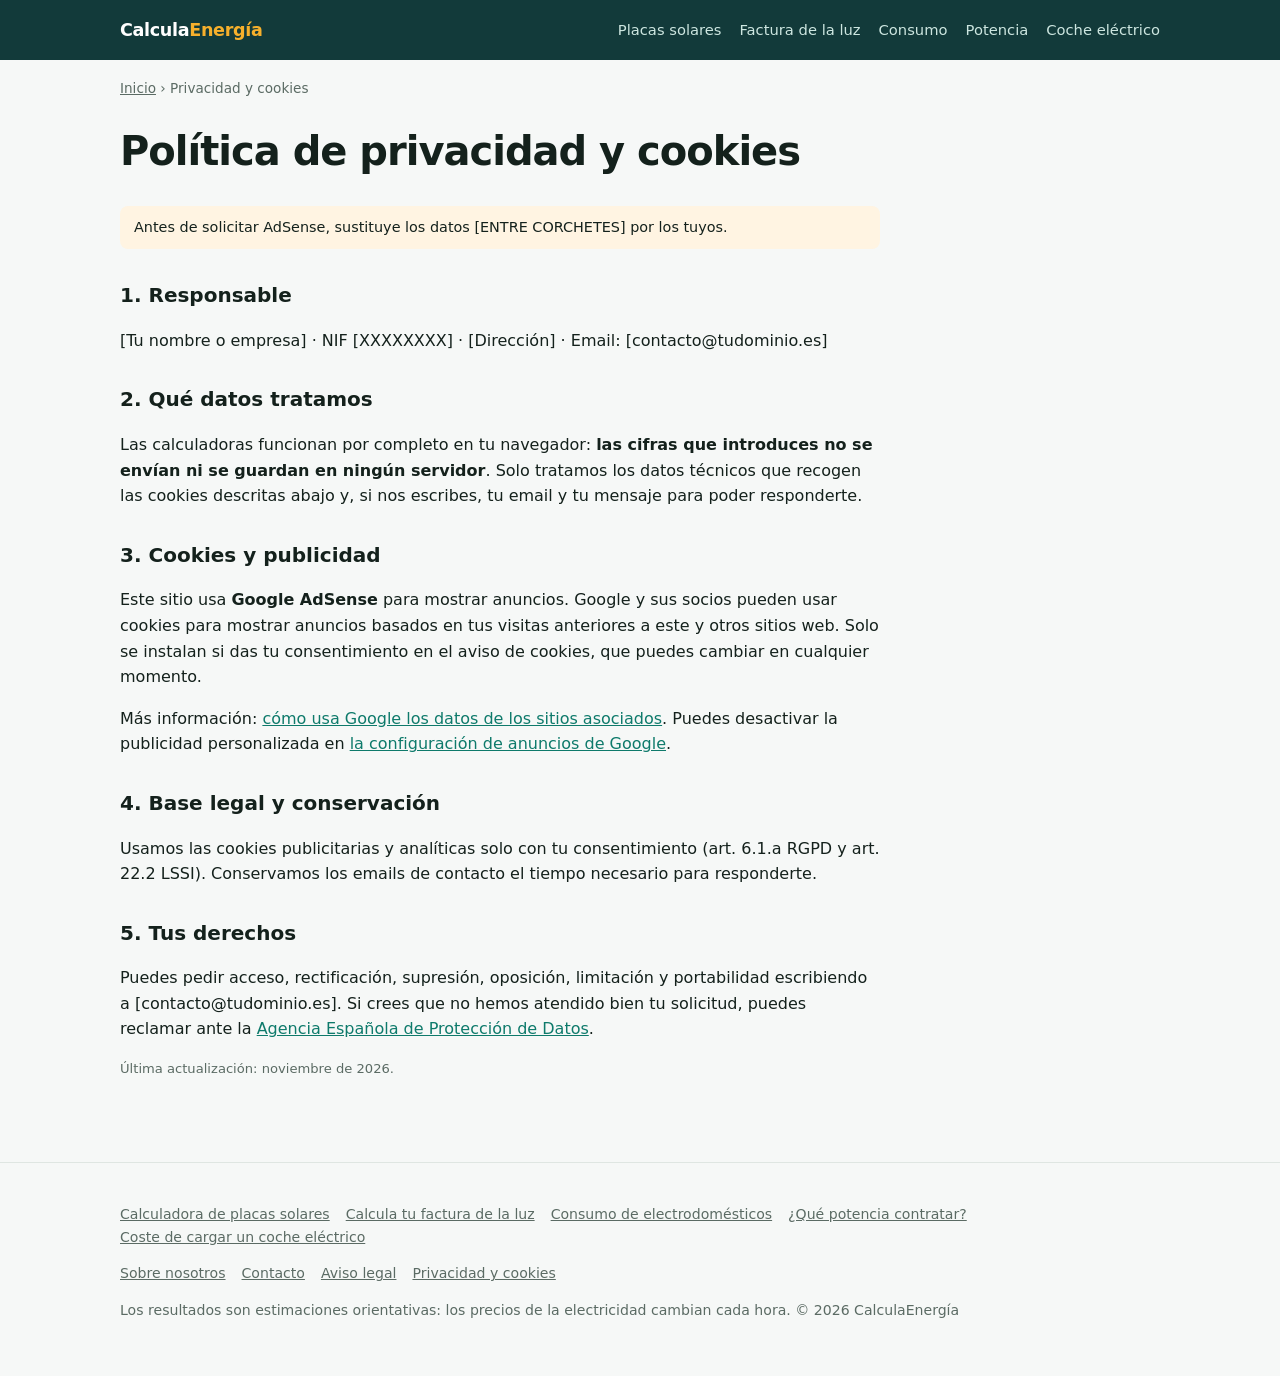
<file: privacidad.html>
<!DOCTYPE html>
<html lang="es-ES">
<head>
<meta charset="UTF-8">
<meta name="viewport" content="width=device-width, initial-scale=1">
<title>Política de privacidad y cookies — CalculaEnergía</title>
<meta name="description" content="Cómo trata CalculaEnergía tus datos y qué cookies utiliza.">
<meta name="robots" content="index, follow">
<link rel="canonical" href="https://calculaenergia.github.io/privacidad.html">
<link rel="icon" href="favicon.svg" type="image/svg+xml">
<link rel="apple-touch-icon" href="apple-touch-icon.png">
<meta name="theme-color" content="#123a3a">
<meta property="og:type" content="website">
<meta property="og:locale" content="es_ES">
<meta property="og:site_name" content="CalculaEnergía">
<meta property="og:title" content="Política de privacidad y cookies — CalculaEnergía">
<meta property="og:description" content="Cómo trata CalculaEnergía tus datos y qué cookies utiliza.">
<meta property="og:url" content="https://calculaenergia.github.io/privacidad.html">
<meta property="og:image" content="https://calculaenergia.github.io/og.png">
<meta property="og:image:width" content="1200">
<meta property="og:image:height" content="630">
<meta name="twitter:card" content="summary_large_image">
<link rel="stylesheet" href="styles.css">
<!--
  GOOGLE ADSENSE: cuando te aprueben, descomenta y pon tu ID de editor (ca-pub-...).
  En España es obligatorio un banner de consentimiento certificado (AdSense > Privacidad y mensajes > RGPD).
  <script async src="https://pagead2.googlesyndication.com/pagead/js/adsbygoogle.js?client=ca-pub-XXXXXXXXXXXXXXXX" crossorigin="anonymous"></script>
-->

<script type="application/ld+json">
{
 "@context": "https://schema.org",
 "@type": "BreadcrumbList",
 "itemListElement": [
  {
   "@type": "ListItem",
   "position": 1,
   "name": "Inicio",
   "item": "https://calculaenergia.github.io/"
  },
  {
   "@type": "ListItem",
   "position": 2,
   "name": "Privacidad y cookies",
   "item": "https://calculaenergia.github.io/privacidad.html"
  }
 ]
}
</script>
</head>
<body>
<a class="skip" href="#contenido">Saltar al contenido</a>
<header class="top">
  <div class="wrap">
    <a class="logo" href="./">Calcula<span>Energía</span></a>
    <nav aria-label="Calculadoras"><a href="./">Placas solares</a><a href="factura-luz.html">Factura de la luz</a><a href="consumo-electrodomesticos.html">Consumo</a><a href="potencia-contratada.html">Potencia</a><a href="coste-carga-coche-electrico.html">Coche eléctrico</a></nav>
  </div>
</header>
<main class="wrap" id="contenido">
<nav class="crumbs" aria-label="Migas de pan"><a href="./">Inicio</a> › Privacidad y cookies</nav>
<div class="prose"><section class="hero"><h1>Política de privacidad y cookies</h1></section><p class="note">Antes de solicitar AdSense, sustituye los datos [ENTRE CORCHETES] por los tuyos.</p>
<h2>1. Responsable</h2><p>[Tu nombre o empresa] · NIF [XXXXXXXX] · [Dirección] · Email: [contacto@tudominio.es]</p>
<h2>2. Qué datos tratamos</h2><p>Las calculadoras funcionan por completo en tu navegador: <strong>las cifras que introduces no se envían ni se guardan en ningún servidor</strong>. Solo tratamos los datos técnicos que recogen las cookies descritas abajo y, si nos escribes, tu email y tu mensaje para poder responderte.</p>
<h2>3. Cookies y publicidad</h2><p>Este sitio usa <strong>Google AdSense</strong> para mostrar anuncios. Google y sus socios pueden usar cookies para mostrar anuncios basados en tus visitas anteriores a este y otros sitios web. Solo se instalan si das tu consentimiento en el aviso de cookies, que puedes cambiar en cualquier momento.</p>
<p>Más información: <a href="https://policies.google.com/technologies/partner-sites" rel="nofollow noopener">cómo usa Google los datos de los sitios asociados</a>. Puedes desactivar la publicidad personalizada en <a href="https://adssettings.google.com" rel="nofollow noopener">la configuración de anuncios de Google</a>.</p>
<h2>4. Base legal y conservación</h2><p>Usamos las cookies publicitarias y analíticas solo con tu consentimiento (art. 6.1.a RGPD y art. 22.2 LSSI). Conservamos los emails de contacto el tiempo necesario para responderte.</p>
<h2>5. Tus derechos</h2><p>Puedes pedir acceso, rectificación, supresión, oposición, limitación y portabilidad escribiendo a [contacto@tudominio.es]. Si crees que no hemos atendido bien tu solicitud, puedes reclamar ante la <a href="https://www.aepd.es" rel="nofollow noopener">Agencia Española de Protección de Datos</a>.</p>
<p class="hint">Última actualización: noviembre de 2026.</p></div>
</main>
<footer>
  <div class="wrap">
    <p><a href="./">Calculadora de placas solares</a><a href="factura-luz.html">Calcula tu factura de la luz</a><a href="consumo-electrodomesticos.html">Consumo de electrodomésticos</a><a href="potencia-contratada.html">¿Qué potencia contratar?</a><a href="coste-carga-coche-electrico.html">Coste de cargar un coche eléctrico</a></p>
    <p><a href="sobre-nosotros.html">Sobre nosotros</a><a href="contacto.html">Contacto</a><a href="aviso-legal.html">Aviso legal</a><a href="privacidad.html">Privacidad y cookies</a></p>
    <p>Los resultados son estimaciones orientativas: los precios de la electricidad cambian cada hora. © 2026 CalculaEnergía</p>
  </div>
</footer>
</body>
</html>
</file>
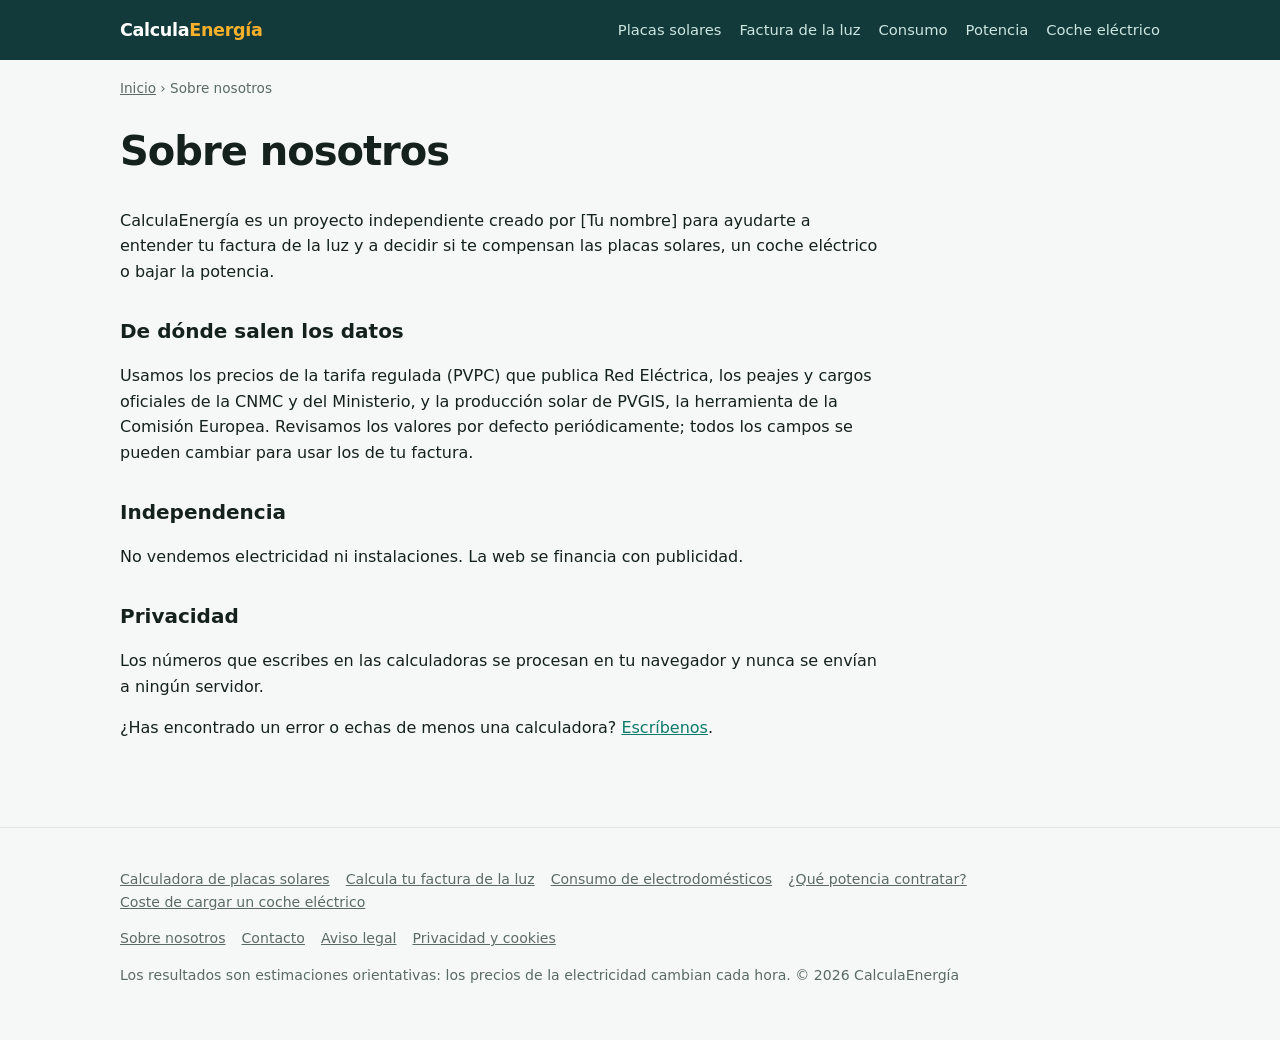
<file: sobre-nosotros.html>
<!DOCTYPE html>
<html lang="es-ES">
<head>
<meta charset="UTF-8">
<meta name="viewport" content="width=device-width, initial-scale=1">
<title>Sobre nosotros — CalculaEnergía</title>
<meta name="description" content="Quién está detrás de CalculaEnergía, cómo hacemos las calculadoras y de dónde salen los datos.">
<meta name="robots" content="index, follow">
<link rel="canonical" href="https://calculaenergia.github.io/sobre-nosotros.html">
<link rel="icon" href="favicon.svg" type="image/svg+xml">
<link rel="apple-touch-icon" href="apple-touch-icon.png">
<meta name="theme-color" content="#123a3a">
<meta property="og:type" content="website">
<meta property="og:locale" content="es_ES">
<meta property="og:site_name" content="CalculaEnergía">
<meta property="og:title" content="Sobre nosotros — CalculaEnergía">
<meta property="og:description" content="Quién está detrás de CalculaEnergía, cómo hacemos las calculadoras y de dónde salen los datos.">
<meta property="og:url" content="https://calculaenergia.github.io/sobre-nosotros.html">
<meta property="og:image" content="https://calculaenergia.github.io/og.png">
<meta property="og:image:width" content="1200">
<meta property="og:image:height" content="630">
<meta name="twitter:card" content="summary_large_image">
<link rel="stylesheet" href="styles.css">
<!--
  GOOGLE ADSENSE: cuando te aprueben, descomenta y pon tu ID de editor (ca-pub-...).
  En España es obligatorio un banner de consentimiento certificado (AdSense > Privacidad y mensajes > RGPD).
  <script async src="https://pagead2.googlesyndication.com/pagead/js/adsbygoogle.js?client=ca-pub-XXXXXXXXXXXXXXXX" crossorigin="anonymous"></script>
-->

<script type="application/ld+json">
{
 "@context": "https://schema.org",
 "@type": "BreadcrumbList",
 "itemListElement": [
  {
   "@type": "ListItem",
   "position": 1,
   "name": "Inicio",
   "item": "https://calculaenergia.github.io/"
  },
  {
   "@type": "ListItem",
   "position": 2,
   "name": "Sobre nosotros",
   "item": "https://calculaenergia.github.io/sobre-nosotros.html"
  }
 ]
}
</script>
</head>
<body>
<a class="skip" href="#contenido">Saltar al contenido</a>
<header class="top">
  <div class="wrap">
    <a class="logo" href="./">Calcula<span>Energía</span></a>
    <nav aria-label="Calculadoras"><a href="./">Placas solares</a><a href="factura-luz.html">Factura de la luz</a><a href="consumo-electrodomesticos.html">Consumo</a><a href="potencia-contratada.html">Potencia</a><a href="coste-carga-coche-electrico.html">Coche eléctrico</a></nav>
  </div>
</header>
<main class="wrap" id="contenido">
<nav class="crumbs" aria-label="Migas de pan"><a href="./">Inicio</a> › Sobre nosotros</nav>
<div class="prose"><section class="hero"><h1>Sobre nosotros</h1></section><p>CalculaEnergía es un proyecto independiente creado por [Tu nombre] para ayudarte a entender tu factura de la luz y a decidir si te compensan las placas solares, un coche eléctrico o bajar la potencia.</p>
<h2>De dónde salen los datos</h2><p>Usamos los precios de la tarifa regulada (PVPC) que publica Red Eléctrica, los peajes y cargos oficiales de la CNMC y del Ministerio, y la producción solar de PVGIS, la herramienta de la Comisión Europea. Revisamos los valores por defecto periódicamente; todos los campos se pueden cambiar para usar los de tu factura.</p>
<h2>Independencia</h2><p>No vendemos electricidad ni instalaciones. La web se financia con publicidad.</p><h2>Privacidad</h2><p>Los números que escribes en las calculadoras se procesan en tu navegador y nunca se envían a ningún servidor.</p><p>¿Has encontrado un error o echas de menos una calculadora? <a href="contacto.html">Escríbenos</a>.</p></div>
</main>
<footer>
  <div class="wrap">
    <p><a href="./">Calculadora de placas solares</a><a href="factura-luz.html">Calcula tu factura de la luz</a><a href="consumo-electrodomesticos.html">Consumo de electrodomésticos</a><a href="potencia-contratada.html">¿Qué potencia contratar?</a><a href="coste-carga-coche-electrico.html">Coste de cargar un coche eléctrico</a></p>
    <p><a href="sobre-nosotros.html">Sobre nosotros</a><a href="contacto.html">Contacto</a><a href="aviso-legal.html">Aviso legal</a><a href="privacidad.html">Privacidad y cookies</a></p>
    <p>Los resultados son estimaciones orientativas: los precios de la electricidad cambian cada hora. © 2026 CalculaEnergía</p>
  </div>
</footer>
</body>
</html>
</file>
<file: styles.css>
:root{
  --ink:#14211c; --muted:#5b6b64; --line:#dfe6e2; --bg:#f6f8f7; --card:#fff;
  --brand:#123a3a; --brand-2:#0e7a6b; --accent:#f6b02c; --soft:#e6f3f0;
  --radius:14px;
}
*{box-sizing:border-box}
html{-webkit-text-size-adjust:100%}
body{margin:0;font-family:system-ui,-apple-system,"Segoe UI",Roboto,"Helvetica Neue",Arial,sans-serif;color:var(--ink);background:var(--bg);line-height:1.6}
a{color:var(--brand-2)}
.skip{position:absolute;left:-999px}.skip:focus{left:10px;top:10px;background:#fff;padding:8px;z-index:9}

header.top{background:var(--brand);color:#fff}
.wrap{max-width:1080px;margin:0 auto;padding:0 20px}
.top .wrap{display:flex;align-items:center;justify-content:space-between;gap:16px;min-height:60px}
.logo{font-weight:800;letter-spacing:-.02em;color:#fff;text-decoration:none;font-size:1.1rem;white-space:nowrap}
.logo span{color:var(--accent)}
.top nav{display:flex;gap:18px;overflow-x:auto;scrollbar-width:none}
.top nav::-webkit-scrollbar{display:none}
.top nav a{color:#cde6e0;text-decoration:none;font-size:.92rem;white-space:nowrap;padding:4px 0}
.top nav a[aria-current=page]{color:#fff;box-shadow:inset 0 -2px 0 var(--accent)}
@media (max-width:720px){
  .top .wrap{flex-direction:column;align-items:flex-start;gap:4px;padding-top:12px;padding-bottom:8px}
  .top nav{width:100%}
}

.crumbs{font-size:.85rem;color:var(--muted);padding-top:18px}
.crumbs a{color:var(--muted)}
.hero{padding:28px 0 8px}
.crumbs + .hero{padding-top:10px}
h1{font-size:clamp(1.7rem,3.6vw,2.5rem);line-height:1.15;letter-spacing:-.025em;margin:0 0 10px}
.lead{color:var(--muted);max-width:700px;margin:0;font-size:1.05rem}
.updated{font-size:.85rem;color:var(--muted);margin-top:8px}

.grid{display:grid;grid-template-columns:minmax(0,1fr) minmax(0,1fr);gap:22px;margin:26px 0;align-items:start}
@media (max-width:820px){.grid{grid-template-columns:minmax(0,1fr)}}
.card{background:var(--card);border:1px solid var(--line);border-radius:var(--radius);padding:24px}
.card h2{font-size:1.05rem;margin:0 0 16px;letter-spacing:-.01em}

.field{margin-bottom:16px}
.field label{display:flex;justify-content:space-between;gap:8px;font-weight:600;font-size:.92rem;margin-bottom:6px}
.field label output{font-weight:700;color:var(--brand-2)}
.opt{font-weight:400;color:var(--muted)}
.inbox{display:flex;align-items:center;border:1px solid var(--line);border-radius:10px;background:#fff;overflow:hidden}
.inbox:focus-within{border-color:var(--brand-2);box-shadow:0 0 0 3px rgba(14,122,107,.18)}
.inbox input,.inbox select{flex:1;border:0;padding:11px 12px;font-size:1rem;font-family:inherit;min-width:0;background:transparent;color:var(--ink)}
.inbox input:focus,.inbox select:focus{outline:none}
.inbox span{padding:0 12px;color:var(--muted);font-size:.95rem}
input[type=range]{width:100%;accent-color:var(--brand-2);margin-top:8px}
.seg{display:grid;grid-template-columns:1fr 1fr;background:var(--soft);border-radius:10px;padding:4px;margin-bottom:16px}
.seg button{border:0;background:transparent;padding:9px;border-radius:8px;font:inherit;font-weight:600;color:var(--muted);cursor:pointer}
.seg button[aria-pressed=true]{background:#fff;color:var(--brand);box-shadow:0 1px 3px rgba(0,0,0,.08)}
.row2{display:grid;grid-template-columns:minmax(0,1fr) minmax(0,1fr);gap:12px}
.hint{font-size:.82rem;color:var(--muted);margin-top:5px}
.warn{font-size:.85rem;color:#8a4b00;background:#fff4e2;border-radius:8px;padding:8px 10px;margin-top:8px;display:none}

.result{background:var(--brand);color:#fff;border:0}
.result h2{color:#cde6e0;font-weight:600;font-size:.95rem;margin-bottom:4px}
.result .hint{color:#cde6e0}
.big{font-size:clamp(2.2rem,6vw,3.2rem);font-weight:800;letter-spacing:-.03em;line-height:1.05}
.big small{font-size:1rem;font-weight:500;color:#cde6e0;letter-spacing:0}
.stats{display:grid;grid-template-columns:1fr 1fr;gap:12px;margin-top:22px}
.stat{background:rgba(255,255,255,.08);border-radius:10px;padding:12px 14px}
.stat b{display:block;font-size:1.15rem}
.stat span{font-size:.82rem;color:#cde6e0}
.stat.good b{color:#ffd36b}
.bar{display:flex;height:12px;border-radius:99px;overflow:hidden;margin:22px 0 8px;background:rgba(255,255,255,.12)}
.bar i{display:block;height:100%}
.bar .cap{background:#ffd36b}.bar .int{background:var(--accent)}
.legend{display:flex;gap:16px;font-size:.82rem;color:#cde6e0}
.legend em{display:inline-block;width:10px;height:10px;border-radius:3px;margin-right:6px;vertical-align:-1px}
.effort{margin-top:18px;font-size:.92rem;background:rgba(255,255,255,.08);border-radius:10px;padding:10px 14px}
.lines{margin:18px 0 0;padding:0;list-style:none;font-size:.95rem}
.lines li{display:flex;justify-content:space-between;gap:10px;padding:8px 0;border-bottom:1px solid rgba(255,255,255,.12)}
.lines li:last-child{border:0;font-weight:700}

.ad-slot{min-height:120px;margin:10px 0 26px;display:flex;align-items:center;justify-content:center;color:#a5b1ac;font-size:.75rem;letter-spacing:.08em;text-transform:uppercase;border-radius:10px;background:repeating-linear-gradient(45deg,#eef2f0,#eef2f0 10px,#f4f7f5 10px,#f4f7f5 20px)}

table{width:100%;border-collapse:collapse;font-size:.92rem;font-variant-numeric:tabular-nums}
th,td{padding:9px 10px;text-align:right;border-bottom:1px solid var(--line)}
th:first-child,td:first-child{text-align:left}
th{font-size:.8rem;text-transform:uppercase;letter-spacing:.04em;color:var(--muted);font-weight:600;position:sticky;top:0;background:#fff}
.tablebox{max-height:420px;overflow:auto;border:1px solid var(--line);border-radius:10px;background:#fff}
.tablebox.free{max-height:none}
.tbl-head{display:flex;justify-content:space-between;align-items:center;gap:12px;flex-wrap:wrap;margin-bottom:12px}
.tbl-head h2{margin:0}
.btn{border:1px solid var(--line);background:#fff;border-radius:8px;padding:7px 12px;font:inherit;font-size:.88rem;cursor:pointer}
@media (max-width:560px){.card{padding:18px}th,td{padding:8px 6px;font-size:.82rem}}

article{max-width:760px}
article h2{font-size:1.45rem;letter-spacing:-.02em;margin:36px 0 10px}
article h3{font-size:1.1rem;margin:24px 0 6px}
.formula{background:#fff;border:1px solid var(--line);border-radius:10px;padding:14px 16px;font-family:ui-monospace,SFMono-Regular,Menlo,monospace;font-size:1rem;overflow-x:auto}
details{background:#fff;border:1px solid var(--line);border-radius:10px;padding:14px 16px;margin-bottom:10px}
summary{font-weight:700;cursor:pointer}

.related{margin:46px 0 0}
.related h2{font-size:1.25rem;margin:0 0 14px}
.tools{display:grid;grid-template-columns:repeat(auto-fit,minmax(220px,1fr));gap:14px}
.tools a{display:block;background:#fff;border:1px solid var(--line);border-radius:12px;padding:16px;text-decoration:none;color:var(--ink);transition:border-color .15s,transform .15s}
.tools a:hover{border-color:var(--brand-2);transform:translateY(-2px)}
.tools b{display:block;margin-bottom:4px}
.tools span{font-size:.88rem;color:var(--muted)}

.prose{max-width:760px;padding-bottom:20px}
.prose h2{font-size:1.25rem;margin-top:30px}
.note{background:#fff4e2;border-radius:8px;padding:10px 14px;font-size:.9rem}

footer{margin-top:50px;border-top:1px solid var(--line);padding:26px 0 40px;color:var(--muted);font-size:.88rem}
footer a{color:var(--muted);margin-right:16px;display:inline-block}
</file>
